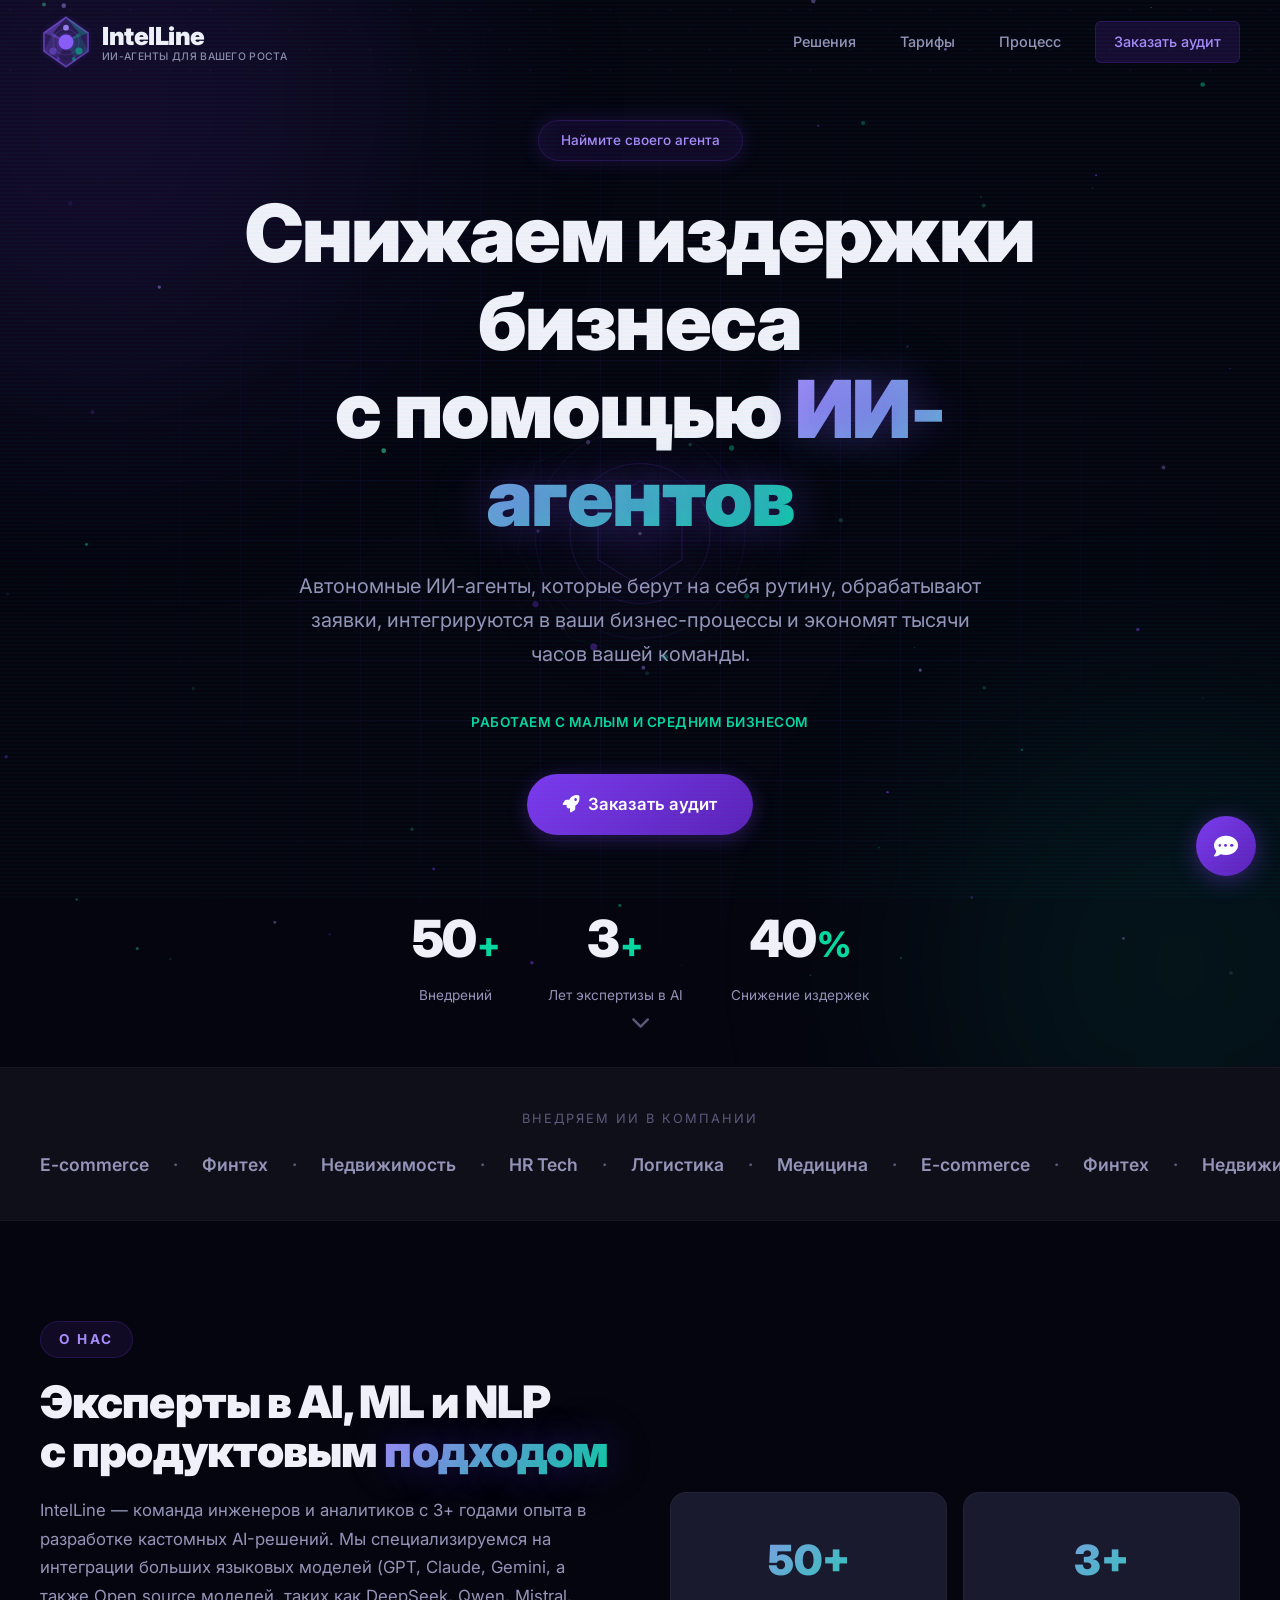
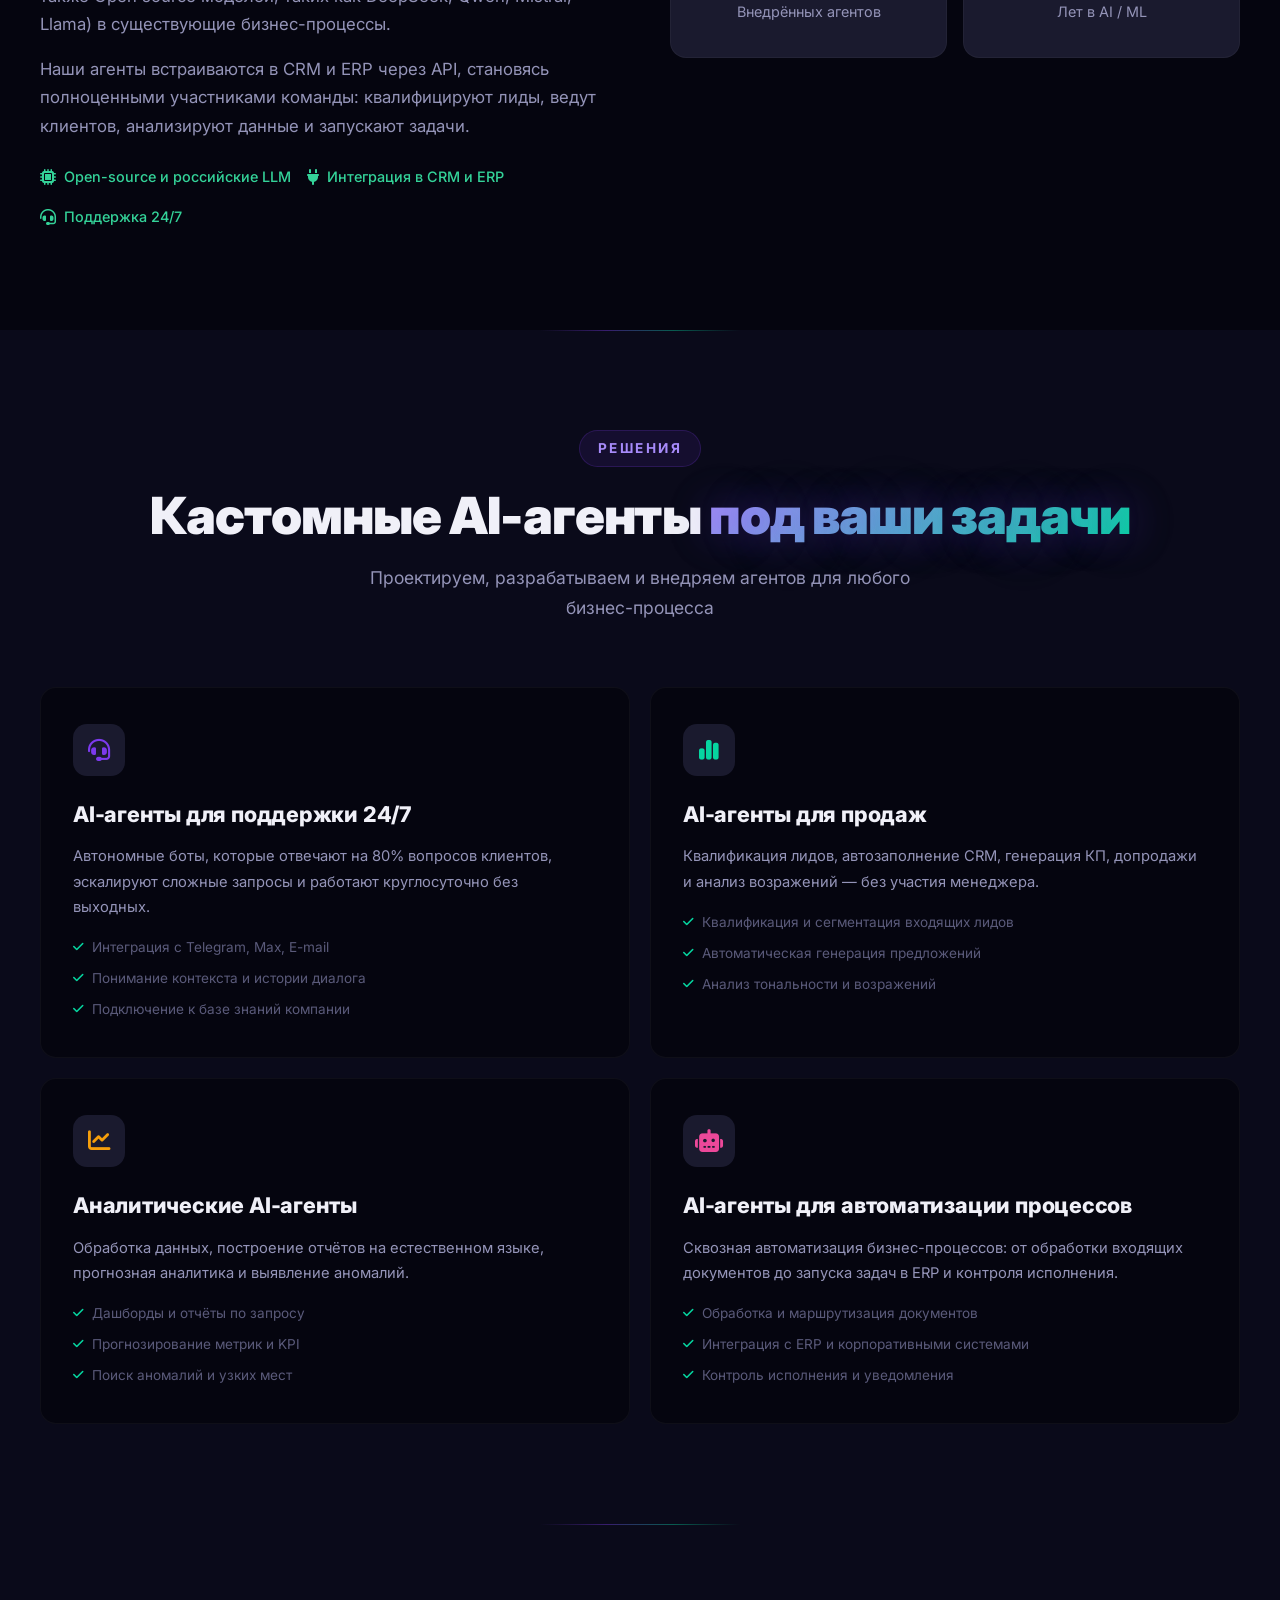
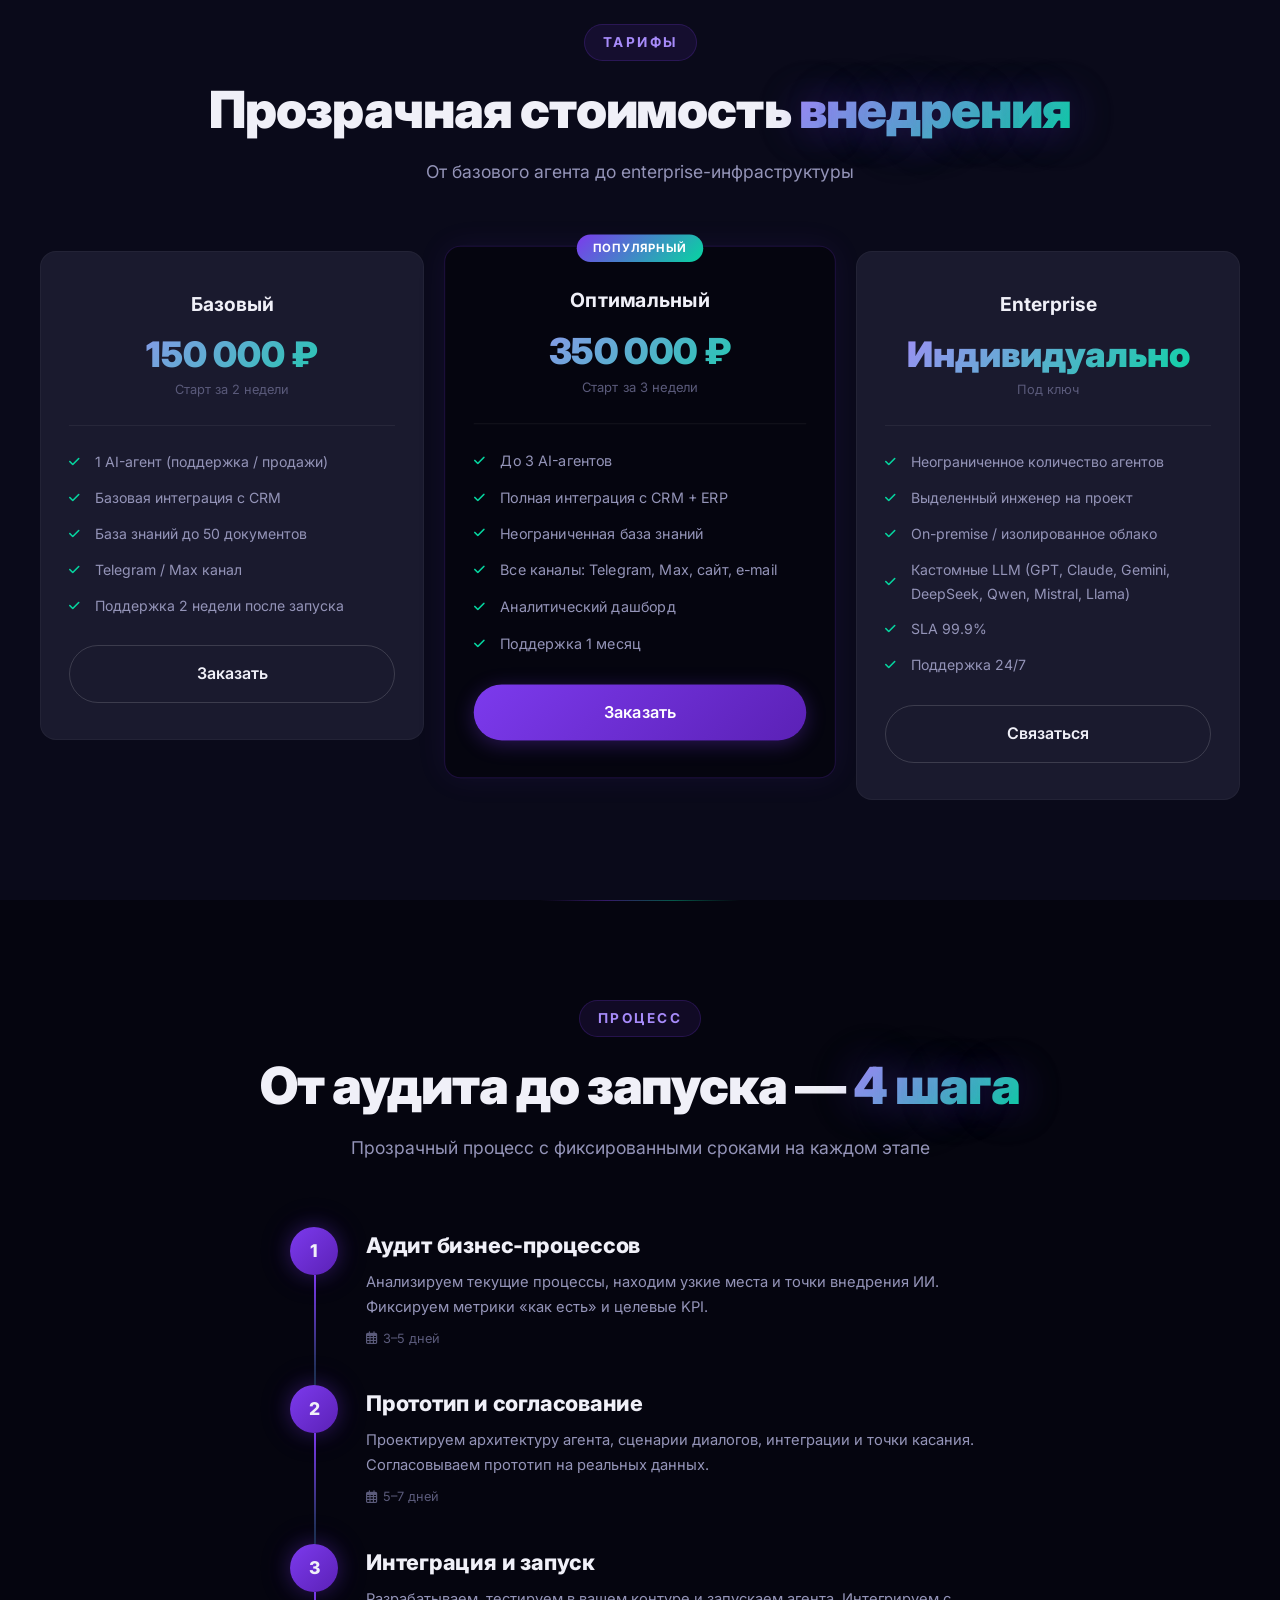
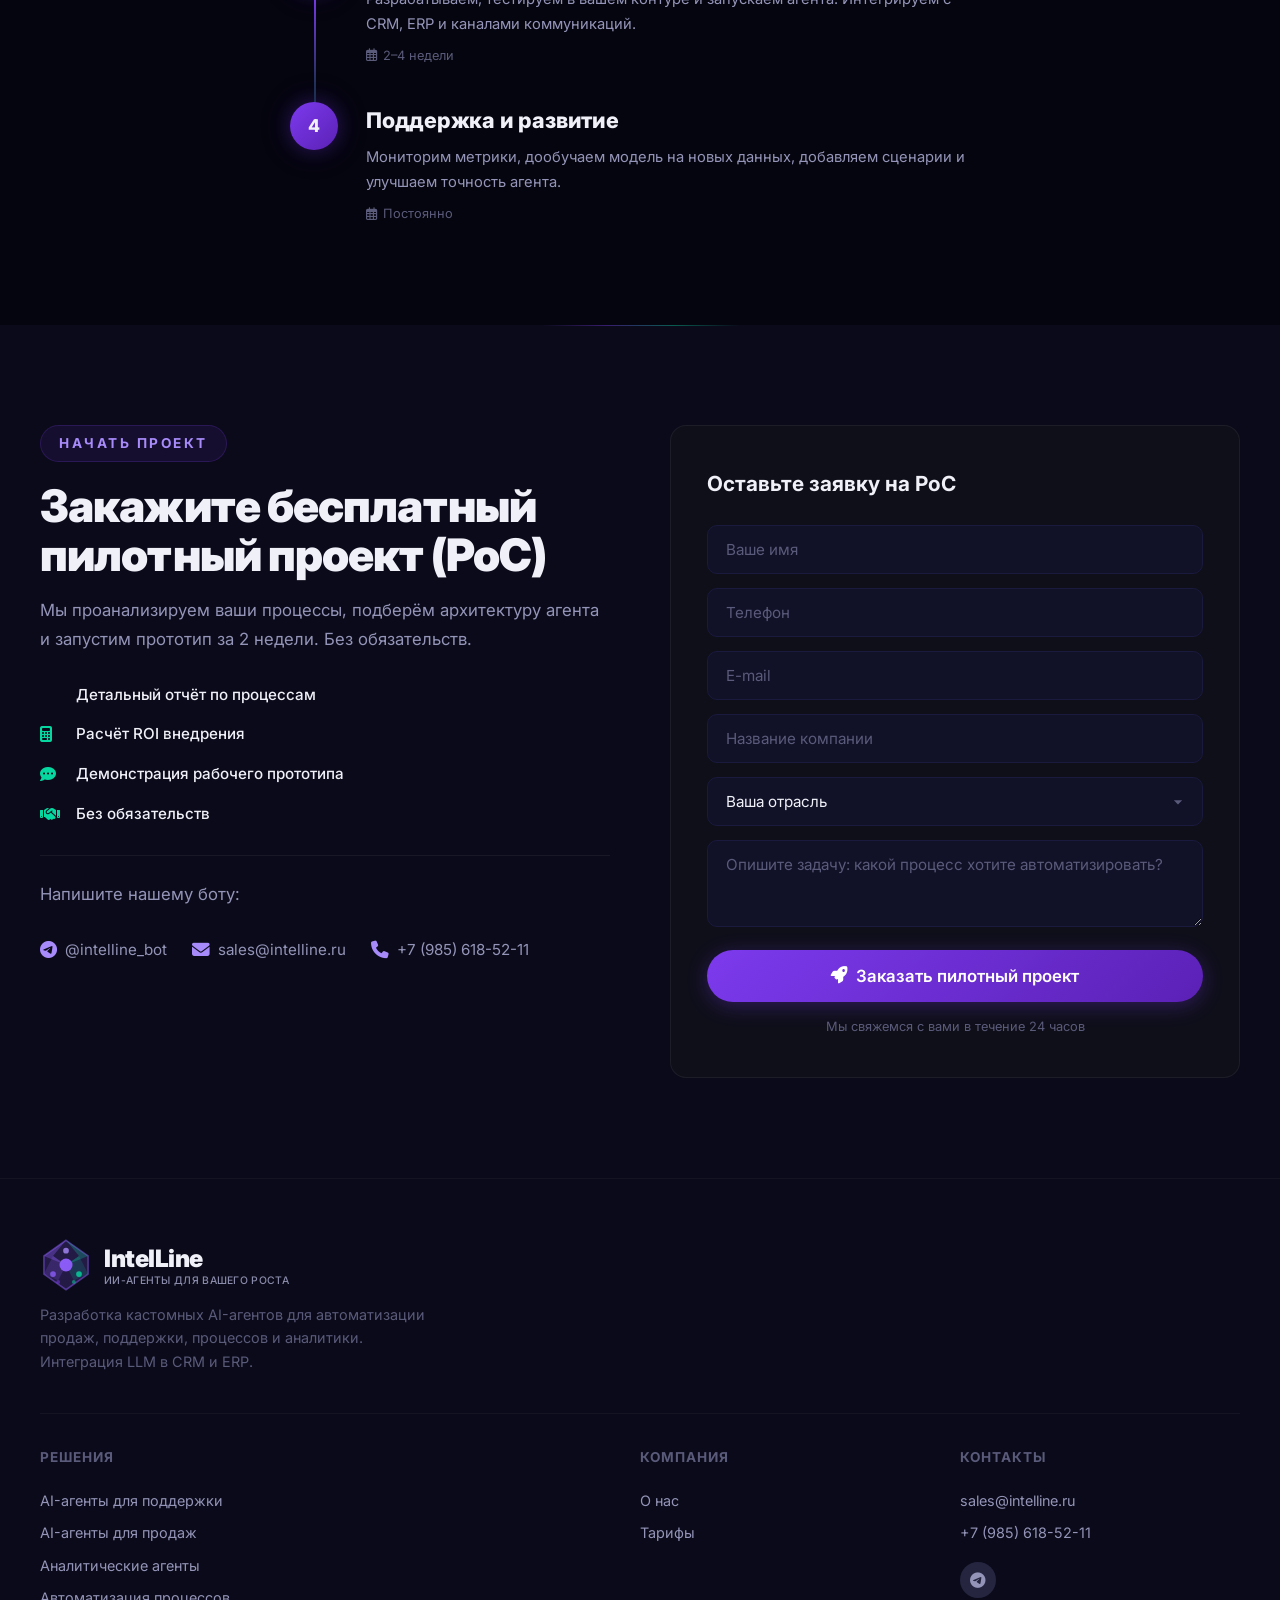
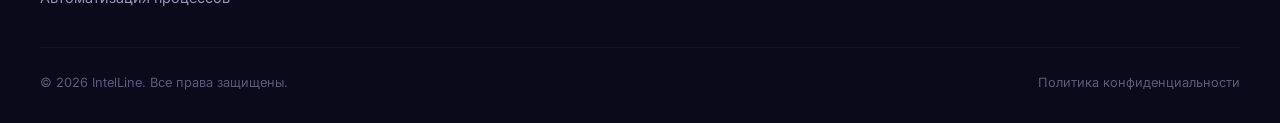
<file: index.html>
<!DOCTYPE html>
<html lang="ru">
<head>
<meta charset="UTF-8">
<meta name="viewport" content="width=device-width, initial-scale=1.0">
<title>IntelLine — Автоматизация бизнеса с помощью ИИ-агентов</title>
<meta name="description" content="Автономные AI-агенты на базе GPT-4, Claude и opensource-моделей. Автоматизация продаж, поддержки и аналитики 24/7. Интеграция в CRM и ERP.">
<meta name="keywords" content="ИИ-агенты, AI-агенты, автоматизация бизнеса, GPT-4, Claude, opensource, CRM, ERP, чат-бот, интеллектуальные агенты, IntelLine">
<link rel="preconnect" href="https://fonts.googleapis.com">
<link href="https://fonts.googleapis.com/css2?family=Inter:wght@400;500;600;700;800;900&display=swap" rel="stylesheet">
<link rel="stylesheet" href="https://cdnjs.cloudflare.com/ajax/libs/font-awesome/6.5.1/css/all.min.css">
<link rel="stylesheet" href="css/style.css">
</head>
<body>

<div class="scan-lines"></div>

<nav class="navbar" id="navbar">
  <div class="nav-inner">
    <a href="#hero" class="nav-logo">
      <svg class="nav-logo-icon" viewBox="0 0 40 40" fill="none">
        <defs>
          <linearGradient id="lg" x1="0" y1="0" x2="40" y2="40"><stop stop-color="#8b5cf6"/><stop offset="0.5" stop-color="#7c3aed"/><stop offset="1" stop-color="#06d6a0"/></linearGradient>
          <filter id="logoglow"><feDropShadow dx="0" dy="0" stdDeviation="2" flood-color="#7c3aed" flood-opacity="0.6"/></filter>
        </defs>
        <path d="M20 1L37 13V27L20 39L3 27V13L20 1Z" fill="url(#lg)" opacity="0.2"/>
        <path d="M20 1L37 13V27L20 39L3 27V13L20 1Z" stroke="url(#lg)" stroke-width="1.2" opacity="0.6" filter="url(#logoglow)"/>
        <path d="M20 1L10 13L20 20L3 13L20 1Z" fill="url(#lg)" opacity="0.35"/>
        <path d="M20 1L30 13L20 20L37 13L20 1Z" fill="#06d6a0" opacity="0.25"/>
        <path d="M10 13L20 20L14 32L3 27L10 13Z" fill="url(#lg)" opacity="0.2"/>
        <path d="M30 13L20 20L26 32L37 27L30 13Z" fill="#06d6a0" opacity="0.15"/>
        <circle cx="20" cy="20" r="5" fill="url(#lg)" filter="url(#logoglow)">
          <animate attributeName="r" values="5;6.5;5" dur="2s" repeatCount="indefinite"/>
        </circle>
        <circle cx="20" cy="20" r="8" fill="none" stroke="url(#lg)" stroke-width="0.8" opacity="0.4">
          <animate attributeName="r" values="8;12;8" dur="2s" repeatCount="indefinite"/>
          <animate attributeName="opacity" values="0.4;0;0.4" dur="2s" repeatCount="indefinite"/>
        </circle>
        <circle cx="10" cy="27" r="2.2" fill="#8b5cf6" opacity="0.9">
          <animate attributeName="opacity" values="0.9;0.2;0.9" dur="1.5s" repeatCount="indefinite"/>
          <animate attributeName="r" values="2.2;3;2.2" dur="1.5s" repeatCount="indefinite"/>
        </circle>
        <circle cx="30" cy="27" r="2.2" fill="#06d6a0" opacity="0.9">
          <animate attributeName="opacity" values="0.9;0.2;0.9" dur="1.5s" begin="0.5s" repeatCount="indefinite"/>
          <animate attributeName="r" values="2.2;3;2.2" dur="1.5s" begin="0.5s" repeatCount="indefinite"/>
        </circle>
        <circle cx="20" cy="9" r="2.2" fill="#a78bfa" opacity="0.9">
          <animate attributeName="opacity" values="0.9;0.2;0.9" dur="1.5s" begin="1s" repeatCount="indefinite"/>
          <animate attributeName="r" values="2.2;3;2.2" dur="1.5s" begin="1s" repeatCount="indefinite"/>
        </circle>
        <circle cx="14" cy="33" r="1.5" fill="#7c3aed" opacity="0.6">
          <animate attributeName="opacity" values="0.6;0.1;0.6" dur="2s" begin="0.3s" repeatCount="indefinite"/>
        </circle>
        <circle cx="26" cy="33" r="1.5" fill="#06d6a0" opacity="0.6">
          <animate attributeName="opacity" values="0.6;0.1;0.6" dur="2s" begin="0.8s" repeatCount="indefinite"/>
        </circle>
      </svg>
      <div class="nav-logo-text-wrap">
        <span class="nav-logo-text">IntelLine</span>
        <span class="nav-logo-slogan">ИИ-агенты для вашего роста</span>
      </div>
    </a>
    <div class="nav-links" id="navLinks">
      <a href="#solutions">Решения</a>
      <a href="#pricing">Тарифы</a>
      <a href="#process">Процесс</a>
      <a href="#contact" class="nav-cta">Заказать аудит</a>
    </div>
    <button class="nav-toggle" id="navToggle" aria-label="Меню"><i class="fas fa-bars"></i></button>
  </div>
</nav>

<section class="hero" id="hero">
  <div class="hero-bg">
    <div class="hero-grid"></div>
    <div class="hero-glow hero-glow-1"></div>
    <div class="hero-glow hero-glow-2"></div>
    <canvas id="particleCanvas"></canvas>
    <div class="hero-illustration">
      <svg viewBox="0 0 800 600" fill="none" xmlns="http://www.w3.org/2000/svg" class="hero-ai-svg">
        <circle cx="400" cy="300" r="180" fill="url(#brainGlow)" opacity="0.15">
          <animate attributeName="r" values="180;200;180" dur="5s" repeatCount="indefinite"/>
        </circle>
        <circle cx="400" cy="300" r="80" fill="none" stroke="url(#aiGrad)" stroke-width="1" opacity="0.3"/>
        <circle cx="400" cy="300" r="120" fill="none" stroke="url(#aiGrad)" stroke-width="0.8" opacity="0.2"/>
        <circle cx="400" cy="300" r="160" fill="none" stroke="url(#aiGrad)" stroke-width="0.5" opacity="0.1"/>
        <g>
          <animateTransform attributeName="transform" type="rotate" from="0 400 300" to="360 400 300" dur="40s" repeatCount="indefinite"/>
          <circle cx="400" cy="160" r="4" fill="#7c3aed" opacity="0.7"/>
          <circle cx="460" cy="170" r="3" fill="#06d6a0" opacity="0.6"/>
          <circle cx="340" cy="170" r="3" fill="#7c3aed" opacity="0.5"/>
          <circle cx="520" cy="220" r="3.5" fill="#06d6a0" opacity="0.5"/>
          <circle cx="280" cy="220" r="3.5" fill="#7c3aed" opacity="0.5"/>
          <circle cx="540" cy="320" r="3" fill="#06d6a0" opacity="0.4"/>
          <circle cx="260" cy="320" r="3" fill="#7c3aed" opacity="0.4"/>
          <circle cx="480" cy="420" r="3.5" fill="#06d6a0" opacity="0.5"/>
          <circle cx="320" cy="420" r="3.5" fill="#7c3aed" opacity="0.5"/>
          <circle cx="400" cy="440" r="4" fill="url(#aiGrad)" opacity="0.6"/>
        </g>
        <g>
          <animateTransform attributeName="transform" type="rotate" from="360 400 300" to="0 400 300" dur="30s" repeatCount="indefinite"/>
          <circle cx="400" cy="180" r="2.5" fill="#a78bfa" opacity="0.5"/>
          <circle cx="500" cy="240" r="2" fill="#34d399" opacity="0.4"/>
          <circle cx="300" cy="240" r="2" fill="#a78bfa" opacity="0.4"/>
          <circle cx="530" cy="350" r="2.5" fill="#34d399" opacity="0.3"/>
          <circle cx="270" cy="350" r="2.5" fill="#a78bfa" opacity="0.3"/>
        </g>
        <g opacity="0.15">
          <line x1="400" y1="160" x2="520" y2="220" stroke="#7c3aed" stroke-width="0.5"/>
          <line x1="400" y1="160" x2="280" y2="220" stroke="#06d6a0" stroke-width="0.5"/>
          <line x1="520" y1="220" x2="540" y2="320" stroke="#7c3aed" stroke-width="0.5"/>
          <line x1="280" y1="220" x2="260" y2="320" stroke="#06d6a0" stroke-width="0.5"/>
          <line x1="540" y1="320" x2="480" y2="420" stroke="#7c3aed" stroke-width="0.5"/>
          <line x1="260" y1="320" x2="320" y2="420" stroke="#06d6a0" stroke-width="0.5"/>
          <line x1="480" y1="420" x2="400" y2="440" stroke="#7c3aed" stroke-width="0.5"/>
          <line x1="320" y1="420" x2="400" y2="440" stroke="#06d6a0" stroke-width="0.5"/>
        </g>
        <path d="M400 240L448 270V330L400 360L352 330V270L400 240Z" fill="none" stroke="url(#aiGrad)" stroke-width="1" opacity="0.25">
          <animate attributeName="opacity" values="0.25;0.5;0.25" dur="4s" repeatCount="indefinite"/>
        </path>
        <circle cx="400" cy="300" r="2" fill="#fff" opacity="0.4">
          <animate attributeName="r" values="1;3;1" dur="2s" repeatCount="indefinite"/>
        </circle>
        <defs>
          <linearGradient id="aiGrad" x1="0" y1="0" x2="800" y2="600"><stop stop-color="#7c3aed"/><stop offset="1" stop-color="#06d6a0"/></linearGradient>
          <radialGradient id="brainGlow" cx="0.5" cy="0.5" r="0.5"><stop stop-color="#7c3aed"/><stop offset="1" stop-color="transparent"/></radialGradient>
        </defs>
      </svg>
    </div>
  </div>
  <div class="hero-content">
    <div class="hero-badge">Наймите своего агента</div>
    <h1>Снижаем издержки бизнеса<br>с помощью <span class="grad-text">ИИ-агентов</span></h1>
    <p class="hero-sub">Автономные ИИ-агенты, которые берут на себя рутину, обрабатывают заявки, интегрируются в ваши бизнес-процессы и экономят тысячи часов вашей команды.</p>
    <div class="hero-smb">Работаем с малым и средним бизнесом</div>
    <div class="hero-actions">
      <a href="#contact" class="btn btn-primary btn-lg">
        <i class="fas fa-rocket"></i> Заказать аудит
      </a>
    </div>
    <div class="hero-stats">
      <div class="hero-stat">
        <span class="hero-stat-num" data-target="50">0</span><span class="hero-stat-suffix">+</span>
        <span class="hero-stat-label">Внедрений</span>
      </div>
      <div class="hero-stat">
        <span class="hero-stat-num" data-target="3">0</span><span class="hero-stat-suffix">+</span>
        <span class="hero-stat-label">Лет экспертизы в AI</span>
      </div>
      <div class="hero-stat">
        <span class="hero-stat-num" data-target="40">0</span><span class="hero-stat-suffix">%</span>
        <span class="hero-stat-label">Снижение издержек</span>
      </div>
    </div>
  </div>
  <div class="hero-scroll"><i class="fas fa-chevron-down"></i></div>
</section>

<section class="clients">
  <div class="clients-inner">
    <p>Внедряем ИИ в компании</p>
    <div class="clients-track">
      <span>E-commerce</span><span>·</span><span>Финтех</span><span>·</span><span>Недвижимость</span><span>·</span><span>HR Tech</span><span>·</span><span>Логистика</span><span>·</span><span>Медицина</span><span>·</span>
      <span>E-commerce</span><span>·</span><span>Финтех</span><span>·</span><span>Недвижимость</span><span>·</span><span>HR Tech</span><span>·</span><span>Логистика</span><span>·</span><span>Медицина</span><span>·</span>
    </div>
  </div>
</section>

<section class="section" id="about">
  <div class="section-inner">
    <div class="about-grid">
      <div class="about-text">
        <span class="section-label">О нас</span>
        <h2>Эксперты в AI, ML и NLP<br>с продуктовым <span class="grad-text">подходом</span></h2>
        <p>IntelLine — команда инженеров и аналитиков с 3+ годами опыта в разработке кастомных AI-решений. Мы специализируемся на интеграции больших языковых моделей (GPT, Claude, Gemini, а также Open source моделей, таких как DeepSeek, Qwen, Mistral, Llama) в существующие бизнес-процессы.</p>
        <p>Наши агенты встраиваются в CRM и ERP через API, становясь полноценными участниками команды: квалифицируют лиды, ведут клиентов, анализируют данные и запускают задачи.</p>
        <div class="about-features">
          <div class="about-feature"><i class="fas fa-microchip"></i> Open-source и российские LLM</div>
          <div class="about-feature"><i class="fas fa-plug"></i> Интеграция в CRM и ERP</div>
          <div class="about-feature"><i class="fas fa-headset"></i> Поддержка 24/7</div>
        </div>
      </div>
      <div class="about-visual">
        <div class="about-card">
          <div class="about-card-num">50+</div>
          <div class="about-card-label">Внедрённых агентов</div>
        </div>
        <div class="about-card">
          <div class="about-card-num">3+</div>
          <div class="about-card-label">Лет в AI / ML</div>
        </div>
      </div>
    </div>
  </div>
</section>

<section class="section section-dark" id="solutions">
  <div class="section-inner">
    <div class="section-header">
      <span class="section-label">Решения</span>
      <h2>Кастомные AI-агенты <span class="grad-text">под ваши задачи</span></h2>
      <p class="section-sub">Проектируем, разрабатываем и внедряем агентов для любого бизнес-процесса</p>
    </div>
    <div class="solutions-grid">
      <div class="solution-card">
        <div class="solution-icon" style="--icon-color: #7c3aed;"><i class="fas fa-headset"></i></div>
        <h3>AI-агенты для поддержки 24/7</h3>
        <p>Автономные боты, которые отвечают на 80% вопросов клиентов, эскалируют сложные запросы и работают круглосуточно без выходных.</p>
        <ul class="solution-list">
          <li>Интеграция с Telegram, Max, E-mail</li>
          <li>Понимание контекста и истории диалога</li>
          <li>Подключение к базе знаний компании</li>
        </ul>
      </div>
      <div class="solution-card">
        <div class="solution-icon" style="--icon-color: #06d6a0;"><i class="fas fa-chart-simple"></i></div>
        <h3>AI-агенты для продаж</h3>
        <p>Квалификация лидов, автозаполнение CRM, генерация КП, допродажи и анализ возражений — без участия менеджера.</p>
        <ul class="solution-list">
          <li>Квалификация и сегментация входящих лидов</li>
          <li>Автоматическая генерация предложений</li>
          <li>Анализ тональности и возражений</li>
        </ul>
      </div>
      <div class="solution-card">
        <div class="solution-icon" style="--icon-color: #f59e0b;"><i class="fas fa-chart-line"></i></div>
        <h3>Аналитические AI-агенты</h3>
        <p>Обработка данных, построение отчётов на естественном языке, прогнозная аналитика и выявление аномалий.</p>
        <ul class="solution-list">
          <li>Дашборды и отчёты по запросу</li>
          <li>Прогнозирование метрик и KPI</li>
          <li>Поиск аномалий и узких мест</li>
        </ul>
      </div>
      <div class="solution-card">
        <div class="solution-icon" style="--icon-color: #ec4899;"><i class="fas fa-robot"></i></div>
        <h3>AI-агенты для автоматизации процессов</h3>
        <p>Сквозная автоматизация бизнес-процессов: от обработки входящих документов до запуска задач в ERP и контроля исполнения.</p>
        <ul class="solution-list">
          <li>Обработка и маршрутизация документов</li>
          <li>Интеграция с ERP и корпоративными системами</li>
          <li>Контроль исполнения и уведомления</li>
        </ul>
      </div>
    </div>

  </div>
</section>

<section class="section section-dark" id="pricing">
  <div class="section-inner">
    <div class="section-header">
      <span class="section-label">Тарифы</span>
      <h2>Прозрачная стоимость <span class="grad-text">внедрения</span></h2>
      <p class="section-sub">От базового агента до enterprise-инфраструктуры</p>
    </div>
    <div class="pricing-grid">
      <div class="pricing-card">
        <div class="pricing-header">
          <h3>Базовый</h3>
          <div class="pricing-price">150 000 ₽</div>
          <div class="pricing-period">Старт за 2 недели</div>
        </div>
        <ul class="pricing-list">
          <li><i class="fas fa-check"></i> 1 AI-агент (поддержка / продажи)</li>
          <li><i class="fas fa-check"></i> Базовая интеграция с CRM</li>
          <li><i class="fas fa-check"></i> База знаний до 50 документов</li>
          <li><i class="fas fa-check"></i> Telegram / Max канал</li>
          <li><i class="fas fa-check"></i> Поддержка 2 недели после запуска</li>
        </ul>
        <a href="#contact" class="btn btn-outline btn-block">Заказать</a>
      </div>
      <div class="pricing-card pricing-card-featured">
        <div class="pricing-badge">Популярный</div>
        <div class="pricing-header">
          <h3>Оптимальный</h3>
          <div class="pricing-price">350 000 ₽</div>
          <div class="pricing-period">Старт за 3 недели</div>
        </div>
        <ul class="pricing-list">
          <li><i class="fas fa-check"></i> До 3 AI-агентов</li>
          <li><i class="fas fa-check"></i> Полная интеграция с CRM + ERP</li>
          <li><i class="fas fa-check"></i> Неограниченная база знаний</li>
          <li><i class="fas fa-check"></i> Все каналы: Telegram, Max, сайт, e-mail</li>
          <li><i class="fas fa-check"></i> Аналитический дашборд</li>
          <li><i class="fas fa-check"></i> Поддержка 1 месяц</li>
        </ul>
        <a href="#contact" class="btn btn-primary btn-block">Заказать</a>
      </div>
      <div class="pricing-card">
        <div class="pricing-header">
          <h3>Enterprise</h3>
          <div class="pricing-price">Индивидуально</div>
          <div class="pricing-period">Под ключ</div>
        </div>
        <ul class="pricing-list">
          <li><i class="fas fa-check"></i> Неограниченное количество агентов</li>
          <li><i class="fas fa-check"></i> Выделенный инженер на проект</li>
          <li><i class="fas fa-check"></i> On-premise / изолированное облако</li>
          <li><i class="fas fa-check"></i> Кастомные LLM (GPT, Claude, Gemini, DeepSeek, Qwen, Mistral, Llama)</li>
          <li><i class="fas fa-check"></i> SLA 99.9%</li>
          <li><i class="fas fa-check"></i> Поддержка 24/7</li>
        </ul>
        <a href="#contact" class="btn btn-outline btn-block">Связаться</a>
      </div>
    </div>
  </div>
</section>

<section class="section" id="process">
  <div class="section-inner">
    <div class="section-header">
      <span class="section-label">Процесс</span>
      <h2>От аудита до запуска — <span class="grad-text">4 шага</span></h2>
      <p class="section-sub">Прозрачный процесс с фиксированными сроками на каждом этапе</p>
    </div>
    <div class="process-track">
      <div class="process-step">
        <div class="process-num">1</div>
        <div class="process-line"></div>
        <div class="process-content">
          <h3>Аудит бизнес-процессов</h3>
          <p>Анализируем текущие процессы, находим узкие места и точки внедрения ИИ. Фиксируем метрики «как есть» и целевые KPI.</p>
          <span class="process-duration"><i class="far fa-calendar-alt"></i> 3–5 дней</span>
        </div>
      </div>
      <div class="process-step">
        <div class="process-num">2</div>
        <div class="process-line"></div>
        <div class="process-content">
          <h3>Прототип и согласование</h3>
          <p>Проектируем архитектуру агента, сценарии диалогов, интеграции и точки касания. Согласовываем прототип на реальных данных.</p>
          <span class="process-duration"><i class="far fa-calendar-alt"></i> 5–7 дней</span>
        </div>
      </div>
      <div class="process-step">
        <div class="process-num">3</div>
        <div class="process-line"></div>
        <div class="process-content">
          <h3>Интеграция и запуск</h3>
          <p>Разрабатываем, тестируем в вашем контуре и запускаем агента. Интегрируем с CRM, ERP и каналами коммуникаций.</p>
          <span class="process-duration"><i class="far fa-calendar-alt"></i> 2–4 недели</span>
        </div>
      </div>
      <div class="process-step">
        <div class="process-num">4</div>
        <div class="process-content">
          <h3>Поддержка и развитие</h3>
          <p>Мониторим метрики, дообучаем модель на новых данных, добавляем сценарии и улучшаем точность агента.</p>
          <span class="process-duration"><i class="far fa-calendar-alt"></i> Постоянно</span>
        </div>
      </div>
    </div>
  </div>
</section>

<section class="section section-dark" id="contact">
  <div class="section-inner">
    <div class="contact-grid">
      <div class="contact-info">
        <span class="section-label">Начать проект</span>
        <h2>Закажите бесплатный<br>пилотный проект (PoC)</h2>
        <p>Мы проанализируем ваши процессы, подберём архитектуру агента и запустим прототип за 2 недели. Без обязательств.</p>
        <div class="contact-benefits">
          <div class="contact-benefit"><i class="fas fa-file-check"></i> Детальный отчёт по процессам</div>
          <div class="contact-benefit"><i class="fas fa-calculator"></i> Расчёт ROI внедрения</div>
          <div class="contact-benefit"><i class="fas fa-comment-dots"></i> Демонстрация рабочего прототипа</div>
          <div class="contact-benefit"><i class="fas fa-handshake"></i> Без обязательств</div>
        </div>
        <div class="contact-direct">
          <p class="contact-direct-label">Напишите нашему боту:</p>
          <a href="https://t.me/intelline_bot" class="contact-direct-link"><i class="fab fa-telegram"></i> @intelline_bot</a>
          <a href="mailto:sales@intelline.ru" class="contact-direct-link" onclick="copyEmail(this);return false;"><i class="fas fa-envelope"></i> sales@intelline.ru</a>
          <a href="tel:+79856185211" class="contact-direct-link" onclick="copyPhone(this);return false;"><i class="fas fa-phone"></i> +7 (985) 618-52-11</a>
        </div>
      </div>
      <form class="contact-form" id="briefForm" action="send-form.php" method="POST">
        <h3>Оставьте заявку на PoC</h3>
        <div class="form-row">
          <input type="text" name="Имя" placeholder="Ваше имя" required>
        </div>
        <div class="form-row">
          <input type="tel" name="Телефон" placeholder="Телефон" required>
        </div>
        <div class="form-row">
          <input type="email" name="E-mail" placeholder="E-mail" required>
        </div>
        <div class="form-row">
          <input type="text" name="Компания" placeholder="Название компании">
        </div>
        <div class="form-row">
          <select name="Отрасль">
            <option value="">Ваша отрасль</option>
            <option>E-commerce</option>
            <option>Финтех / Финансы</option>
            <option>Недвижимость</option>
            <option>HR / Кадры</option>
            <option>Логистика</option>
            <option>Медицина / HealthTech</option>
            <option>IT / Разработка</option>
            <option>Услуги / Консалтинг</option>
            <option>Другое</option>
          </select>
        </div>
        <div class="form-row">
          <textarea name="Задача" rows="3" placeholder="Опишите задачу: какой процесс хотите автоматизировать?"></textarea>
        </div>
        <button type="submit" class="btn btn-primary btn-block btn-lg">
          <i class="fas fa-rocket"></i> Заказать пилотный проект
        </button>
        <p class="form-note">Мы свяжемся с вами в течение 24 часов</p>
      </form>
    </div>
  </div>
</section>

<footer class="footer">
  <div class="footer-inner">
    <div class="footer-main">
      <div class="footer-brand">
        <svg class="footer-logo" viewBox="0 0 40 40" fill="none">
          <defs><linearGradient id="lgF" x1="0" y1="0" x2="40" y2="40"><stop stop-color="#8b5cf6"/><stop offset="0.5" stop-color="#7c3aed"/><stop offset="1" stop-color="#06d6a0"/></linearGradient></defs>
          <path d="M20 1L37 13V27L20 39L3 27V13L20 1Z" fill="url(#lgF)" opacity="0.2"/>
          <path d="M20 1L37 13V27L20 39L3 27V13L20 1Z" stroke="url(#lgF)" stroke-width="1.2" opacity="0.5"/>
          <path d="M20 1L10 13L20 20L3 13L20 1Z" fill="url(#lgF)" opacity="0.35"/>
          <path d="M20 1L30 13L20 20L37 13L20 1Z" fill="#06d6a0" opacity="0.25"/>
          <path d="M10 13L20 20L14 32L3 27L10 13Z" fill="url(#lgF)" opacity="0.2"/>
          <path d="M30 13L20 20L26 32L37 27L30 13Z" fill="#06d6a0" opacity="0.15"/>
          <circle cx="20" cy="20" r="5" fill="url(#lgF)"/>
          <circle cx="10" cy="27" r="2.2" fill="#8b5cf6" opacity="0.8"/>
          <circle cx="30" cy="27" r="2.2" fill="#06d6a0" opacity="0.8"/>
          <circle cx="20" cy="9" r="2.2" fill="#a78bfa" opacity="0.8"/>
          <circle cx="14" cy="33" r="1.5" fill="#7c3aed" opacity="0.5"/>
          <circle cx="26" cy="33" r="1.5" fill="#06d6a0" opacity="0.5"/>
        </svg>
        <div>
          <span class="footer-brand-name">IntelLine</span>
          <span class="footer-brand-slogan">ИИ-агенты для вашего роста</span>
        </div>
      </div>
      <p class="footer-desc">Разработка кастомных AI-агентов для автоматизации продаж, поддержки, процессов и аналитики. Интеграция LLM в CRM и ERP.</p>
    </div>
    <div class="footer-links">
      <div class="footer-col">
        <h4>Решения</h4>
        <a href="#solutions">AI-агенты для поддержки</a>
        <a href="#solutions">AI-агенты для продаж</a>
        <a href="#solutions">Аналитические агенты</a>
        <a href="#solutions">Автоматизация процессов</a>
      </div>
      <div class="footer-col">
        <h4>Компания</h4>
        <a href="#about">О нас</a>
        <a href="#pricing">Тарифы</a>
      </div>
      <div class="footer-col">
        <h4>Контакты</h4>
        <a href="mailto:sales@intelline.ru" onclick="copyEmail(this);return false;">sales@intelline.ru</a>
        <a href="tel:+79856185211" onclick="copyPhone(this);return false;">+7 (985) 618-52-11</a>
        <div class="footer-social">
          <a href="https://t.me/intelline_bot" aria-label="Telegram"><i class="fab fa-telegram"></i></a>
        </div>
      </div>
    </div>
    <div class="footer-bottom">
      <span>&copy; 2026 IntelLine. Все права защищены.</span>
      <a href="#contact">Политика конфиденциальности</a>
    </div>
  </div>
</footer>

<div class="chat-bubble" id="chatBubble">
  <i class="fas fa-comment-dots"></i>
</div>

<div class="chat-panel" id="chatPanel">
  <div class="chat-header">
    <div class="chat-header-info">
    <div class="chat-avatar">
      <svg viewBox="0 0 40 40" fill="none" style="width:100%;height:100%">
        <defs>
          <linearGradient id="lgChat" x1="0" y1="0" x2="40" y2="40"><stop stop-color="#8b5cf6"/><stop offset="0.5" stop-color="#7c3aed"/><stop offset="1" stop-color="#06d6a0"/></linearGradient>
          <filter id="logoglowChat"><feDropShadow dx="0" dy="0" stdDeviation="2" flood-color="#7c3aed" flood-opacity="0.6"/></filter>
        </defs>
        <path d="M20 1L37 13V27L20 39L3 27V13L20 1Z" fill="url(#lgChat)" opacity="0.2"/>
        <path d="M20 1L37 13V27L20 39L3 27V13L20 1Z" stroke="url(#lgChat)" stroke-width="1.2" opacity="0.6" filter="url(#logoglowChat)"/>
        <path d="M20 1L10 13L20 20L3 13L20 1Z" fill="url(#lgChat)" opacity="0.35"/>
        <path d="M20 1L30 13L20 20L37 13L20 1Z" fill="#06d6a0" opacity="0.25"/>
        <path d="M10 13L20 20L14 32L3 27L10 13Z" fill="url(#lgChat)" opacity="0.2"/>
        <path d="M30 13L20 20L26 32L37 27L30 13Z" fill="#06d6a0" opacity="0.15"/>
        <circle cx="20" cy="20" r="5" fill="url(#lgChat)" filter="url(#logoglowChat)">
          <animate attributeName="r" values="5;6.5;5" dur="2s" repeatCount="indefinite"/>
        </circle>
        <circle cx="20" cy="20" r="8" fill="none" stroke="url(#lgChat)" stroke-width="0.8" opacity="0.4">
          <animate attributeName="r" values="8;12;8" dur="2s" repeatCount="indefinite"/>
          <animate attributeName="opacity" values="0.4;0;0.4" dur="2s" repeatCount="indefinite"/>
        </circle>
        <circle cx="10" cy="27" r="2.2" fill="#8b5cf6" opacity="0.9">
          <animate attributeName="opacity" values="0.9;0.2;0.9" dur="1.5s" repeatCount="indefinite"/>
          <animate attributeName="r" values="2.2;3;2.2" dur="1.5s" repeatCount="indefinite"/>
        </circle>
        <circle cx="30" cy="27" r="2.2" fill="#06d6a0" opacity="0.9">
          <animate attributeName="opacity" values="0.9;0.2;0.9" dur="1.5s" begin="0.5s" repeatCount="indefinite"/>
          <animate attributeName="r" values="2.2;3;2.2" dur="1.5s" begin="0.5s" repeatCount="indefinite"/>
        </circle>
        <circle cx="20" cy="9" r="2.2" fill="#a78bfa" opacity="0.9">
          <animate attributeName="opacity" values="0.9;0.2;0.9" dur="1.5s" begin="1s" repeatCount="indefinite"/>
          <animate attributeName="r" values="2.2;3;2.2" dur="1.5s" begin="1s" repeatCount="indefinite"/>
        </circle>
        <circle cx="14" cy="33" r="1.5" fill="#7c3aed" opacity="0.6">
          <animate attributeName="opacity" values="0.6;0.1;0.6" dur="2s" begin="0.3s" repeatCount="indefinite"/>
        </circle>
        <circle cx="26" cy="33" r="1.5" fill="#06d6a0" opacity="0.6">
          <animate attributeName="opacity" values="0.6;0.1;0.6" dur="2s" begin="0.8s" repeatCount="indefinite"/>
        </circle>
      </svg>
    </div>
      <div>
        <div class="chat-header-name">IntelLine AI</div>
        <div class="chat-header-status">Онлайн</div>
      </div>
    </div>
    <button class="chat-close" id="chatClose"><i class="fas fa-times"></i></button>
  </div>
  <div class="chat-messages" id="chatMessages">
    <div class="chat-msg chat-msg-ai">
      <div class="chat-msg-text">Привет! 👋 Я — ИИ-агент IntelLine. Расскажите, какой у вас бизнес и что хотите автоматизировать. Я помогу подобрать решение!</div>
    </div>
    <div class="chat-typing" id="chatTyping">
      <span></span><span></span><span></span>
    </div>
  </div>
  <div class="chat-options" id="chatOptions">
  </div>
  <div class="chat-input-area" id="chatInputArea">
    <input type="text" class="chat-input" id="chatInput" placeholder="Введите сообщение..." disabled>
    <button class="chat-send" id="chatSend" disabled><i class="fas fa-paper-plane"></i></button>
  </div>
</div>

<script src="js/app.js"></script>
</body>
</html>
</file>
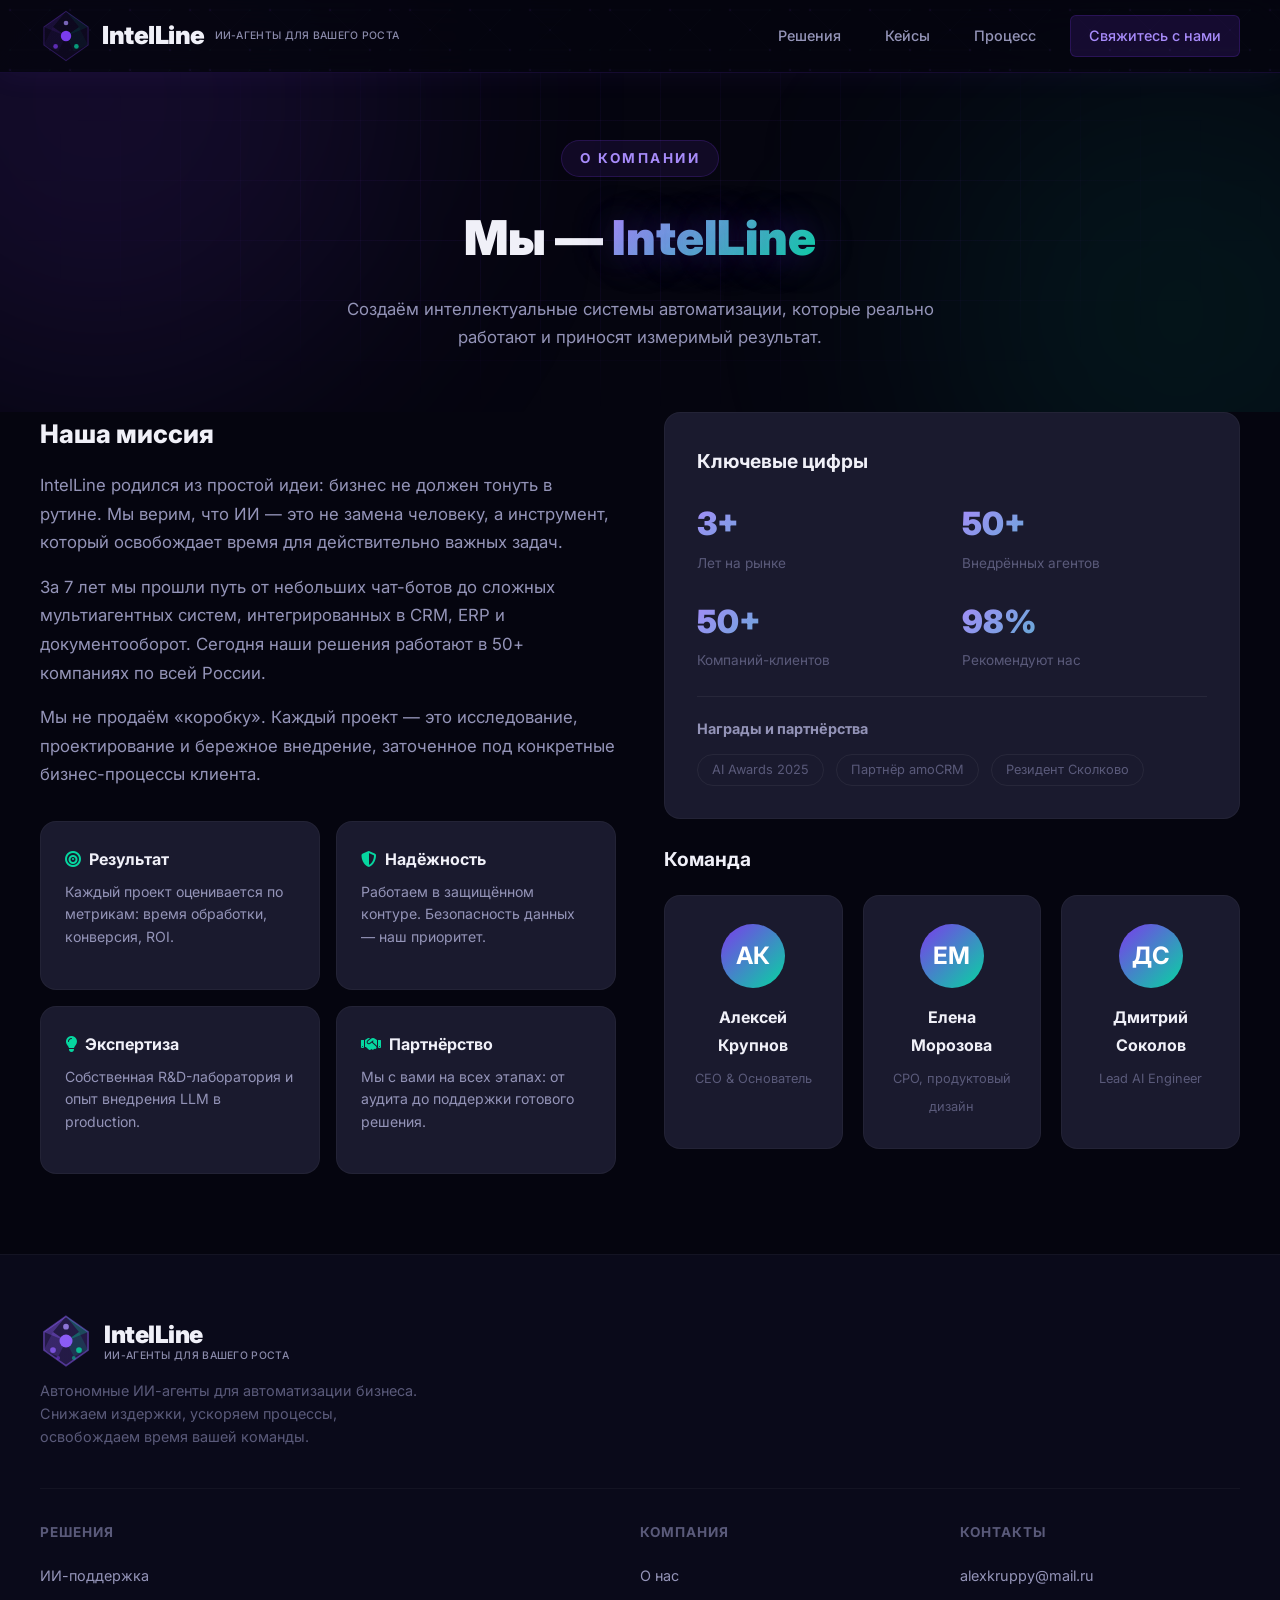
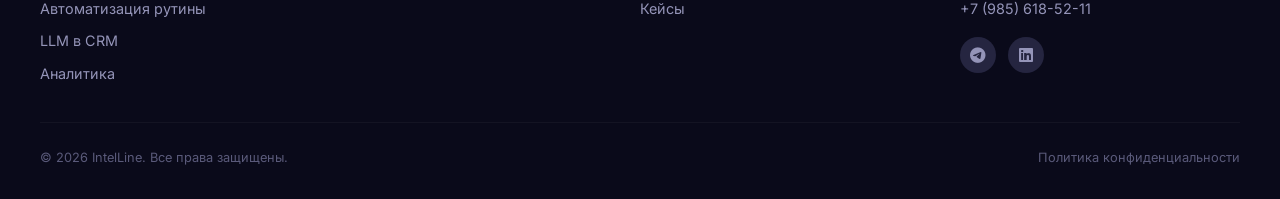
<file: about.html>
<!DOCTYPE html>
<html lang="ru">
<head>
<meta charset="UTF-8">
<meta name="viewport" content="width=device-width, initial-scale=1.0">
<title>О нас — IntelLine</title>
<meta name="description" content="IntelLine — команда инженеров и аналитиков с 3+ годами опыта в автоматизации бизнеса с помощью ИИ.">
<link rel="preconnect" href="https://fonts.googleapis.com">
<link href="https://fonts.googleapis.com/css2?family=Inter:wght@400;500;600;700;800;900&display=swap" rel="stylesheet">
<link rel="stylesheet" href="https://cdnjs.cloudflare.com/ajax/libs/font-awesome/6.5.1/css/all.min.css">
<link rel="stylesheet" href="css/style.css">
<style>
.page-hero { padding: 140px 24px 60px; text-align: center; position: relative; }
.page-hero h1 { font-size: clamp(2rem, 4vw, 3rem); font-weight: 900; margin-bottom: 16px; }
.page-hero p { color: var(--text2); max-width: 640px; margin: 0 auto; font-size: 1.05rem; line-height: 1.7; }
.page-content { padding: 0 24px 80px; }
.page-content .section-inner { max-width: var(--max-width); margin: 0 auto; }
.content-grid { display: grid; grid-template-columns: 1fr 1fr; gap: 48px; align-items: start; }
.content-text h2 { font-size: 1.6rem; font-weight: 800; margin-bottom: 16px; }
.content-text p { color: var(--text2); line-height: 1.7; margin-bottom: 16px; }
.values { display: grid; grid-template-columns: 1fr 1fr; gap: 16px; margin-top: 32px; }
.value-card { background: var(--gray-20); border: 1px solid rgba(255,255,255,0.04); border-radius: var(--radius); padding: 24px; }
.value-card h3 { font-size: 1rem; margin-bottom: 8px; display: flex; align-items: center; gap: 8px; }
.value-card h3 i { color: var(--accent); }
.value-card p { color: var(--text2); font-size: 0.88rem; line-height: 1.6; }
.team-grid { display: grid; grid-template-columns: repeat(3, 1fr); gap: 20px; margin-top: 48px; }
.team-card { background: var(--gray-20); border: 1px solid rgba(255,255,255,0.04); border-radius: var(--radius); padding: 28px; text-align: center; }
.team-avatar { width: 64px; height: 64px; border-radius: 50%; background: linear-gradient(135deg, var(--primary), var(--accent)); margin: 0 auto 16px; display: flex; align-items: center; justify-content: center; font-size: 1.5rem; font-weight: 700; color: #fff; }
.team-card h4 { font-size: 1rem; margin-bottom: 4px; }
.team-card span { font-size: 0.8rem; color: var(--text3); }
@media (max-width: 768px) { .content-grid { grid-template-columns: 1fr; } .values { grid-template-columns: 1fr; } .team-grid { grid-template-columns: 1fr; } }
</style>
</head>
<body>

<nav class="navbar scrolled" id="navbar">
  <div class="nav-inner">
    <a href="index.html" class="nav-logo">
      <svg class="nav-logo-icon" viewBox="0 0 40 40" fill="none">
        <defs><linearGradient id="lg" x1="0" y1="0" x2="40" y2="40"><stop stop-color="#7c3aed"/><stop offset="1" stop-color="#06d6a0"/></linearGradient></defs>
        <path d="M20 1L37 13V27L20 39L3 27V13L20 1Z" fill="url(#lg)" opacity="0.06"/>
        <path d="M20 1L37 13V27L20 39L3 27V13L20 1Z" stroke="url(#lg)" stroke-width="0.8" opacity="0.3"/>
        <path d="M20 1L10 13L20 20L3 13L20 1Z" fill="url(#lg)" opacity="0.12"/>
        <path d="M20 1L30 13L20 20L37 13L20 1Z" fill="#06d6a0" opacity="0.08"/>
        <path d="M10 13L20 20L14 32L3 27L10 13Z" fill="url(#lg)" opacity="0.06"/>
        <path d="M30 13L20 20L26 32L37 27L30 13Z" fill="#06d6a0" opacity="0.05"/>
        <circle cx="20" cy="20" r="4" fill="url(#lg)"/>
        <circle cx="12" cy="28" r="1.8" fill="#7c3aed" opacity="0.7"/>
        <circle cx="28" cy="28" r="1.8" fill="#06d6a0" opacity="0.7"/>
        <circle cx="20" cy="10" r="1.8" fill="#a78bfa" opacity="0.7"/>
      </svg>
      <span class="nav-logo-text">IntelLine</span>
      <span class="nav-logo-slogan">ИИ-агенты для вашего роста</span>
    </a>
    <div class="nav-links" id="navLinks">
      <a href="index.html#solutions">Решения</a>
      <a href="index.html#cases">Кейсы</a>
      <a href="index.html#process">Процесс</a>
      <a href="index.html#contact" class="nav-cta">Свяжитесь с нами</a>
    </div>
    <button class="nav-toggle" id="navToggle" aria-label="Меню"><i class="fas fa-bars"></i></button>
  </div>
</nav>

<section class="page-hero">
  <div class="hero-bg">
    <div class="hero-grid"></div>
    <div class="hero-glow hero-glow-1"></div>
    <div class="hero-glow hero-glow-2"></div>
  </div>
  <div style="position:relative;z-index:1;">
    <span class="section-label">О компании</span>
    <h1>Мы — <span class="grad-text">IntelLine</span></h1>
    <p>Создаём интеллектуальные системы автоматизации, которые реально работают и приносят измеримый результат.</p>
  </div>
</section>

<section class="page-content">
  <div class="section-inner">
    <div class="content-grid">
      <div class="content-text">
        <h2>Наша миссия</h2>
        <p>IntelLine родился из простой идеи: бизнес не должен тонуть в рутине. Мы верим, что ИИ — это не замена человеку, а инструмент, который освобождает время для действительно важных задач.</p>
        <p>За 7 лет мы прошли путь от небольших чат-ботов до сложных мультиагентных систем, интегрированных в CRM, ERP и документооборот. Сегодня наши решения работают в 50+ компаниях по всей России.</p>
        <p>Мы не продаём «коробку». Каждый проект — это исследование, проектирование и бережное внедрение, заточенное под конкретные бизнес-процессы клиента.</p>
        <div class="values">
          <div class="value-card">
            <h3><i class="fas fa-bullseye"></i> Результат</h3>
            <p>Каждый проект оценивается по метрикам: время обработки, конверсия, ROI.</p>
          </div>
          <div class="value-card">
            <h3><i class="fas fa-shield-alt"></i> Надёжность</h3>
            <p>Работаем в защищённом контуре. Безопасность данных — наш приоритет.</p>
          </div>
          <div class="value-card">
            <h3><i class="fas fa-lightbulb"></i> Экспертиза</h3>
            <p>Собственная R&D-лаборатория и опыт внедрения LLM в production.</p>
          </div>
          <div class="value-card">
            <h3><i class="fas fa-handshake"></i> Партнёрство</h3>
            <p>Мы с вами на всех этапах: от аудита до поддержки готового решения.</p>
          </div>
        </div>
      </div>
      <div>
        <div style="background:var(--gray-20);border-radius:var(--radius);padding:32px;border:1px solid rgba(255,255,255,0.04);">
          <h3 style="font-size:1.2rem;margin-bottom:20px;">Ключевые цифры</h3>
          <div style="display:grid;grid-template-columns:1fr 1fr;gap:20px;">
            <div><div style="font-size:2rem;font-weight:900;background:linear-gradient(135deg,var(--primary-light),var(--accent));-webkit-background-clip:text;-webkit-text-fill-color:transparent;">3+</div><div style="color:var(--text3);font-size:0.85rem;">Лет на рынке</div></div>
            <div><div style="font-size:2rem;font-weight:900;background:linear-gradient(135deg,var(--primary-light),var(--accent));-webkit-background-clip:text;-webkit-text-fill-color:transparent;">50+</div><div style="color:var(--text3);font-size:0.85rem;">Внедрённых агентов</div></div>
            <div><div style="font-size:2rem;font-weight:900;background:linear-gradient(135deg,var(--primary-light),var(--accent));-webkit-background-clip:text;-webkit-text-fill-color:transparent;">50+</div><div style="color:var(--text3);font-size:0.85rem;">Компаний-клиентов</div></div>
            <div><div style="font-size:2rem;font-weight:900;background:linear-gradient(135deg,var(--primary-light),var(--accent));-webkit-background-clip:text;-webkit-text-fill-color:transparent;">98%</div><div style="color:var(--text3);font-size:0.85rem;">Рекомендуют нас</div></div>
          </div>
          <div style="margin-top:24px;padding-top:20px;border-top:1px solid rgba(255,255,255,0.06);">
            <h4 style="font-size:0.9rem;margin-bottom:12px;color:var(--text2);">Награды и партнёрства</h4>
            <div style="display:flex;gap:12px;flex-wrap:wrap;">
              <span style="padding:4px 14px;border-radius:100px;border:1px solid rgba(255,255,255,0.06);font-size:0.8rem;color:var(--text3);">AI Awards 2025</span>
              <span style="padding:4px 14px;border-radius:100px;border:1px solid rgba(255,255,255,0.06);font-size:0.8rem;color:var(--text3);">Партнёр amoCRM</span>
              <span style="padding:4px 14px;border-radius:100px;border:1px solid rgba(255,255,255,0.06);font-size:0.8rem;color:var(--text3);">Резидент Сколково</span>
            </div>
          </div>
        </div>
        <div style="margin-top:24px;">
          <h3 style="font-size:1.2rem;margin-bottom:20px;">Команда</h3>
          <div class="team-grid" style="margin-top:0;">
            <div class="team-card"><div class="team-avatar">АК</div><h4>Алексей Крупнов</h4><span>CEO &amp; Основатель</span></div>
            <div class="team-card"><div class="team-avatar">ЕМ</div><h4>Елена Морозова</h4><span>CPO, продуктовый дизайн</span></div>
            <div class="team-card"><div class="team-avatar">ДС</div><h4>Дмитрий Соколов</h4><span>Lead AI Engineer</span></div>
          </div>
        </div>
      </div>
    </div>
  </div>
</section>

<footer class="footer">
  <div class="footer-inner">
    <div class="footer-main">
      <div class="footer-brand">
        <svg class="footer-logo" viewBox="0 0 40 40" fill="none">
          <defs><linearGradient id="lgF" x1="0" y1="0" x2="40" y2="40"><stop stop-color="#8b5cf6"/><stop offset="0.5" stop-color="#7c3aed"/><stop offset="1" stop-color="#06d6a0"/></linearGradient></defs>
          <path d="M20 1L37 13V27L20 39L3 27V13L20 1Z" fill="url(#lgF)" opacity="0.2"/>
          <path d="M20 1L37 13V27L20 39L3 27V13L20 1Z" stroke="url(#lgF)" stroke-width="1.2" opacity="0.5"/>
          <path d="M20 1L10 13L20 20L3 13L20 1Z" fill="url(#lgF)" opacity="0.35"/>
          <path d="M20 1L30 13L20 20L37 13L20 1Z" fill="#06d6a0" opacity="0.25"/>
          <path d="M10 13L20 20L14 32L3 27L10 13Z" fill="url(#lgF)" opacity="0.2"/>
          <path d="M30 13L20 20L26 32L37 27L30 13Z" fill="#06d6a0" opacity="0.15"/>
          <circle cx="20" cy="20" r="5" fill="url(#lgF)"/>
          <circle cx="10" cy="27" r="2.2" fill="#8b5cf6" opacity="0.8"/>
          <circle cx="30" cy="27" r="2.2" fill="#06d6a0" opacity="0.8"/>
          <circle cx="20" cy="9" r="2.2" fill="#a78bfa" opacity="0.8"/>
          <circle cx="14" cy="33" r="1.5" fill="#7c3aed" opacity="0.5"/>
          <circle cx="26" cy="33" r="1.5" fill="#06d6a0" opacity="0.5"/>
        </svg>
        <div>
          <span class="footer-brand-name">IntelLine</span>
          <span class="footer-brand-slogan">ИИ-агенты для вашего роста</span>
        </div>
      </div>
      <p class="footer-desc">Автономные ИИ-агенты для автоматизации бизнеса. Снижаем издержки, ускоряем процессы, освобождаем время вашей команды.</p>
    </div>
    <div class="footer-links">
      <div class="footer-col">
        <h4>Решения</h4>
        <a href="solutions/ai-support.html">ИИ-поддержка</a>
        <a href="solutions/automation.html">Автоматизация рутины</a>
        <a href="solutions/llm-crm.html">LLM в CRM</a>
        <a href="solutions/analytics.html">Аналитика</a>
      </div>
      <div class="footer-col">
        <h4>Компания</h4>
        <a href="about.html">О нас</a>
        <a href="index.html#cases">Кейсы</a>
      </div>
      <div class="footer-col">
        <h4>Контакты</h4>
        <a href="mailto:alexkruppy@mail.ru">alexkruppy@mail.ru</a>
        <a href="tel:+79856185211">+7 (985) 618-52-11</a>
        <div class="footer-social">
          <a href="https://t.me/alexkruppyBot" aria-label="Telegram"><i class="fab fa-telegram"></i></a>
          <a href="https://linkedin.com/in/alexkruppy" aria-label="LinkedIn"><i class="fab fa-linkedin"></i></a>
        </div>
      </div>
    </div>
    <div class="footer-bottom">
      <span>&copy; 2026 IntelLine. Все права защищены.</span>
      <a href="privacy.html">Политика конфиденциальности</a>
    </div>
  </div>
</footer>

</body>
</html>
</file>
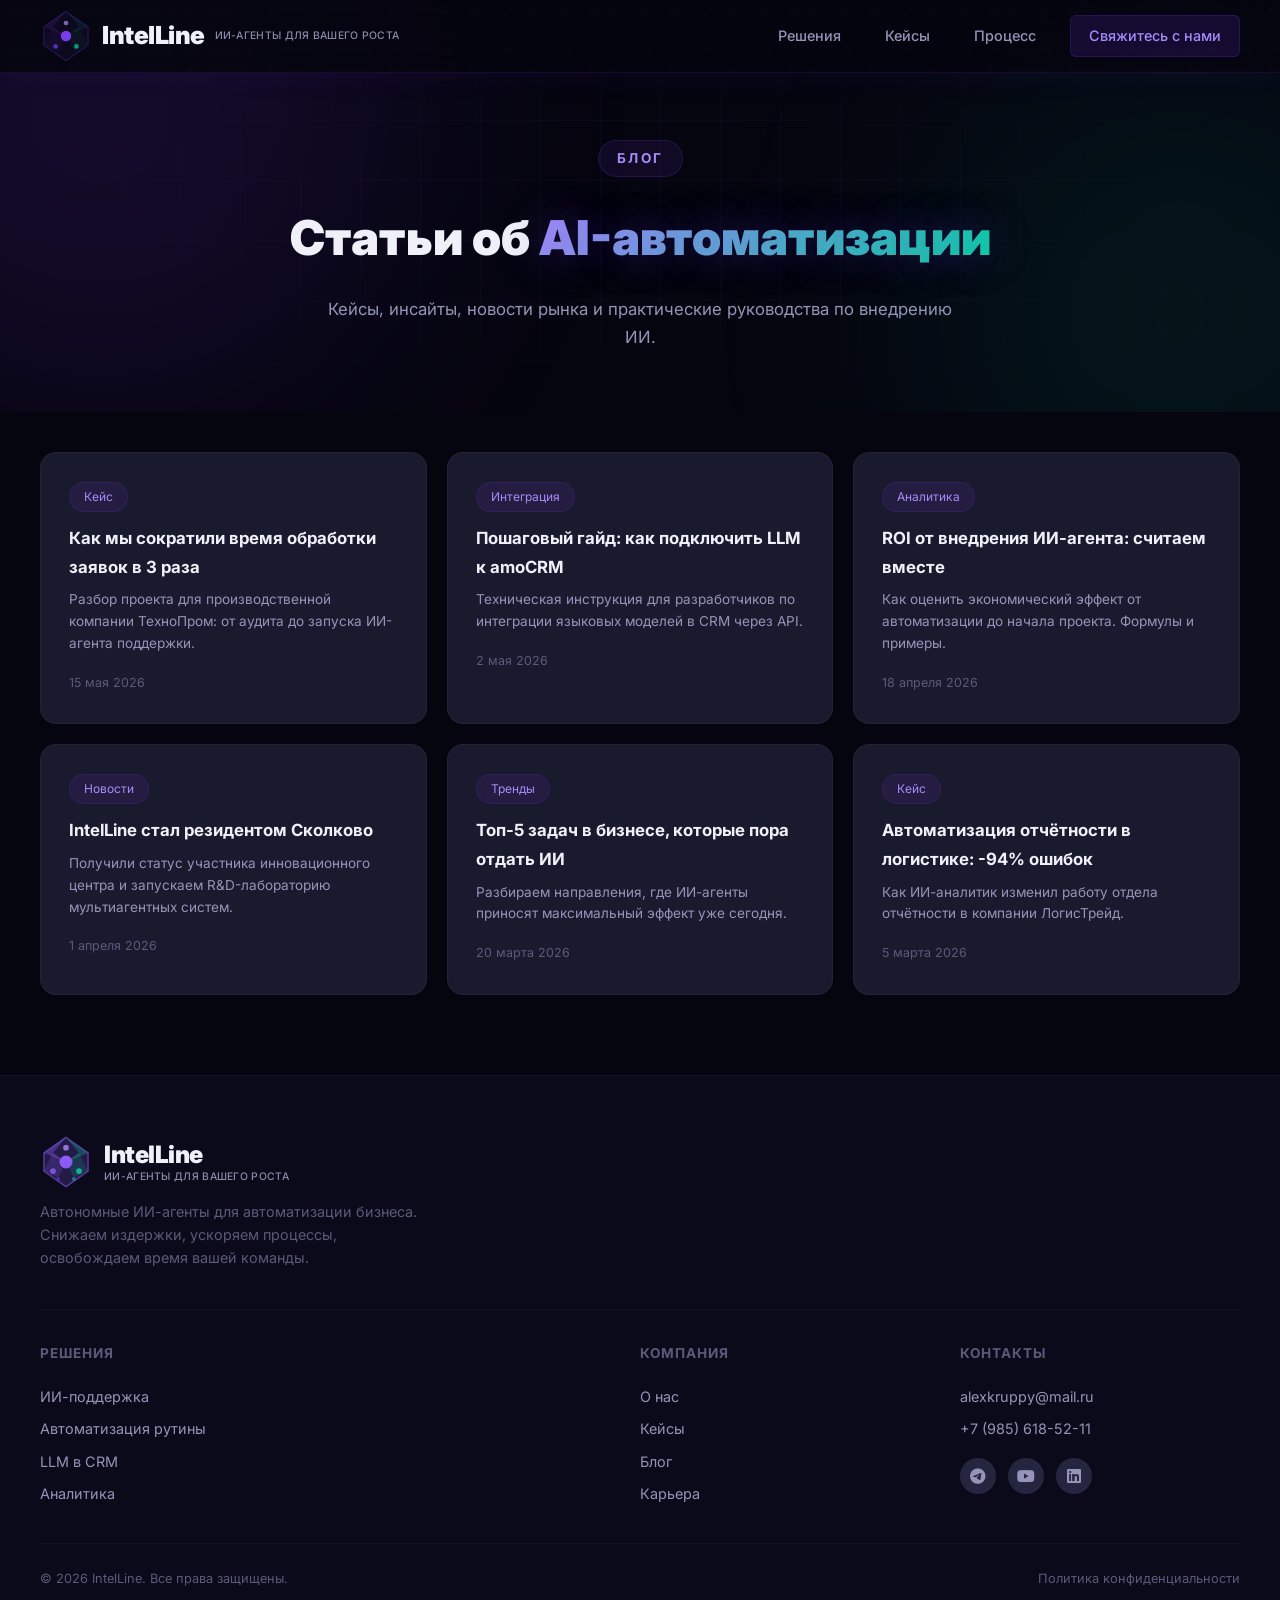
<file: blog.html>
<!DOCTYPE html>
<html lang="ru">
<head>
<meta charset="UTF-8">
<meta name="viewport" content="width=device-width, initial-scale=1.0">
<title>Блог — IntelLine</title>
<meta name="description" content="Блог компании IntelLine: статьи про ИИ-автоматизацию, кейсы внедрения, новости рынка AI.">
<link rel="preconnect" href="https://fonts.googleapis.com">
<link href="https://fonts.googleapis.com/css2?family=Inter:wght@400;500;600;700;800;900&display=swap" rel="stylesheet">
<link rel="stylesheet" href="https://cdnjs.cloudflare.com/ajax/libs/font-awesome/6.5.1/css/all.min.css">
<link rel="stylesheet" href="css/style.css">
<style>
.page-hero { padding: 140px 24px 60px; text-align: center; position: relative; }
.page-hero h1 { font-size: clamp(2rem, 4vw, 3rem); font-weight: 900; margin-bottom: 16px; }
.page-hero p { color: var(--text2); max-width: 640px; margin: 0 auto; font-size: 1.05rem; line-height: 1.7; }
.page-content { padding: 0 24px 80px; }
.page-content .section-inner { max-width: var(--max-width); margin: 0 auto; }
.posts-grid { display: grid; grid-template-columns: repeat(3,1fr); gap: 20px; margin-top: 40px; }
.post-card { background: var(--gray-20); border: 1px solid rgba(255,255,255,0.04); border-radius: var(--radius); padding: 28px; transition: all var(--transition); }
.post-card:hover { border-color: rgba(124,58,237,0.15); transform: translateY(-4px); }
.post-card .tag { font-size:0.75rem;color:var(--primary-light);background:rgba(124,58,237,0.1);border:1px solid rgba(124,58,237,0.15);padding:4px 14px;border-radius:100px;display:inline-block;margin-bottom:12px; }
.post-card h3 { font-size:1.05rem;margin-bottom:8px; }
.post-card p { color:var(--text2);font-size:0.85rem;line-height:1.6;margin-bottom:12px; }
.post-card .date { font-size:0.78rem;color:var(--text3); }
@media (max-width:768px) { .posts-grid { grid-template-columns: 1fr; } }
</style>
</head>
<body>
<nav class="navbar scrolled" id="navbar">
  <div class="nav-inner">
    <a href="index.html" class="nav-logo">
      <svg class="nav-logo-icon" viewBox="0 0 40 40" fill="none">
        <defs><linearGradient id="lg" x1="0" y1="0" x2="40" y2="40"><stop stop-color="#7c3aed"/><stop offset="1" stop-color="#06d6a0"/></linearGradient></defs>
        <path d="M20 1L37 13V27L20 39L3 27V13L20 1Z" fill="url(#lg)" opacity="0.06"/>
        <path d="M20 1L37 13V27L20 39L3 27V13L20 1Z" stroke="url(#lg)" stroke-width="0.8" opacity="0.3"/>
        <path d="M20 1L10 13L20 20L3 13L20 1Z" fill="url(#lg)" opacity="0.12"/>
        <path d="M20 1L30 13L20 20L37 13L20 1Z" fill="#06d6a0" opacity="0.08"/>
        <path d="M10 13L20 20L14 32L3 27L10 13Z" fill="url(#lg)" opacity="0.06"/>
        <path d="M30 13L20 20L26 32L37 27L30 13Z" fill="#06d6a0" opacity="0.05"/>
        <circle cx="20" cy="20" r="4" fill="url(#lg)"/>
        <circle cx="12" cy="28" r="1.8" fill="#7c3aed" opacity="0.7"/>
        <circle cx="28" cy="28" r="1.8" fill="#06d6a0" opacity="0.7"/>
        <circle cx="20" cy="10" r="1.8" fill="#a78bfa" opacity="0.7"/>
      </svg>
      <span class="nav-logo-text">IntelLine</span>
      <span class="nav-logo-slogan">ИИ-агенты для вашего роста</span>
    </a>
    <div class="nav-links" id="navLinks">
      <a href="index.html#solutions">Решения</a>
      <a href="index.html#cases">Кейсы</a>
      <a href="index.html#process">Процесс</a>
      <a href="index.html#contact" class="nav-cta">Свяжитесь с нами</a>
    </div>
    <button class="nav-toggle" id="navToggle" aria-label="Меню"><i class="fas fa-bars"></i></button>
  </div>
</nav>
<section class="page-hero">
  <div class="hero-bg"><div class="hero-grid"></div><div class="hero-glow hero-glow-1"></div><div class="hero-glow hero-glow-2"></div></div>
  <div style="position:relative;z-index:1;">
    <span class="section-label">Блог</span>
    <h1>Статьи об <span class="grad-text">AI-автоматизации</span></h1>
    <p>Кейсы, инсайты, новости рынка и практические руководства по внедрению ИИ.</p>
  </div>
</section>
<section class="page-content">
  <div class="section-inner">
    <div class="posts-grid">
      <div class="post-card"><span class="tag">Кейс</span><h3>Как мы сократили время обработки заявок в 3 раза</h3><p>Разбор проекта для производственной компании ТехноПром: от аудита до запуска ИИ-агента поддержки.</p><span class="date">15 мая 2026</span></div>
      <div class="post-card"><span class="tag">Интеграция</span><h3>Пошаговый гайд: как подключить LLM к amoCRM</h3><p>Техническая инструкция для разработчиков по интеграции языковых моделей в CRM через API.</p><span class="date">2 мая 2026</span></div>
      <div class="post-card"><span class="tag">Аналитика</span><h3>ROI от внедрения ИИ-агента: считаем вместе</h3><p>Как оценить экономический эффект от автоматизации до начала проекта. Формулы и примеры.</p><span class="date">18 апреля 2026</span></div>
      <div class="post-card"><span class="tag">Новости</span><h3>IntelLine стал резидентом Сколково</h3><p>Получили статус участника инновационного центра и запускаем R&D-лабораторию мультиагентных систем.</p><span class="date">1 апреля 2026</span></div>
      <div class="post-card"><span class="tag">Тренды</span><h3>Топ-5 задач в бизнесе, которые пора отдать ИИ</h3><p>Разбираем направления, где ИИ-агенты приносят максимальный эффект уже сегодня.</p><span class="date">20 марта 2026</span></div>
      <div class="post-card"><span class="tag">Кейс</span><h3>Автоматизация отчётности в логистике: -94% ошибок</h3><p>Как ИИ-аналитик изменил работу отдела отчётности в компании ЛогисТрейд.</p><span class="date">5 марта 2026</span></div>
    </div>
  </div>
</section>
<footer class="footer">
  <div class="footer-inner">
    <div class="footer-main">
      <div class="footer-brand">
        <svg class="footer-logo" viewBox="0 0 40 40" fill="none">
          <defs><linearGradient id="lgF" x1="0" y1="0" x2="40" y2="40"><stop stop-color="#8b5cf6"/><stop offset="0.5" stop-color="#7c3aed"/><stop offset="1" stop-color="#06d6a0"/></linearGradient></defs>
          <path d="M20 1L37 13V27L20 39L3 27V13L20 1Z" fill="url(#lgF)" opacity="0.2"/>
          <path d="M20 1L37 13V27L20 39L3 27V13L20 1Z" stroke="url(#lgF)" stroke-width="1.2" opacity="0.5"/>
          <path d="M20 1L10 13L20 20L3 13L20 1Z" fill="url(#lgF)" opacity="0.35"/>
          <path d="M20 1L30 13L20 20L37 13L20 1Z" fill="#06d6a0" opacity="0.25"/>
          <path d="M10 13L20 20L14 32L3 27L10 13Z" fill="url(#lgF)" opacity="0.2"/>
          <path d="M30 13L20 20L26 32L37 27L30 13Z" fill="#06d6a0" opacity="0.15"/>
          <circle cx="20" cy="20" r="5" fill="url(#lgF)"/>
          <circle cx="10" cy="27" r="2.2" fill="#8b5cf6" opacity="0.8"/>
          <circle cx="30" cy="27" r="2.2" fill="#06d6a0" opacity="0.8"/>
          <circle cx="20" cy="9" r="2.2" fill="#a78bfa" opacity="0.8"/>
          <circle cx="14" cy="33" r="1.5" fill="#7c3aed" opacity="0.5"/>
          <circle cx="26" cy="33" r="1.5" fill="#06d6a0" opacity="0.5"/>
        </svg>
        <div>
          <span class="footer-brand-name">IntelLine</span>
          <span class="footer-brand-slogan">ИИ-агенты для вашего роста</span>
        </div>
      </div>
      <p class="footer-desc">Автономные ИИ-агенты для автоматизации бизнеса. Снижаем издержки, ускоряем процессы, освобождаем время вашей команды.</p>
    </div>
    <div class="footer-links">
      <div class="footer-col">
        <h4>Решения</h4>
        <a href="solutions/ai-support.html">ИИ-поддержка</a>
        <a href="solutions/automation.html">Автоматизация рутины</a>
        <a href="solutions/llm-crm.html">LLM в CRM</a>
        <a href="solutions/analytics.html">Аналитика</a>
      </div>
      <div class="footer-col">
        <h4>Компания</h4>
        <a href="about.html">О нас</a>
        <a href="index.html#cases">Кейсы</a>
        <a href="blog.html">Блог</a>
        <a href="career.html">Карьера</a>
      </div>
      <div class="footer-col">
        <h4>Контакты</h4>
        <a href="mailto:alexkruppy@mail.ru">alexkruppy@mail.ru</a>
        <a href="tel:+79856185211">+7 (985) 618-52-11</a>
        <div class="footer-social">
          <a href="https://t.me/alexkruppyBot" aria-label="Telegram"><i class="fab fa-telegram"></i></a>
          <a href="https://youtube.com/@intelline" aria-label="YouTube"><i class="fab fa-youtube"></i></a>
          <a href="https://linkedin.com/company/intelline" aria-label="LinkedIn"><i class="fab fa-linkedin"></i></a>
        </div>
      </div>
    </div>
    <div class="footer-bottom">
      <span>&copy; 2026 IntelLine. Все права защищены.</span>
      <a href="privacy.html">Политика конфиденциальности</a>
    </div>
  </div>
</footer>

</body>
</html>
</file>
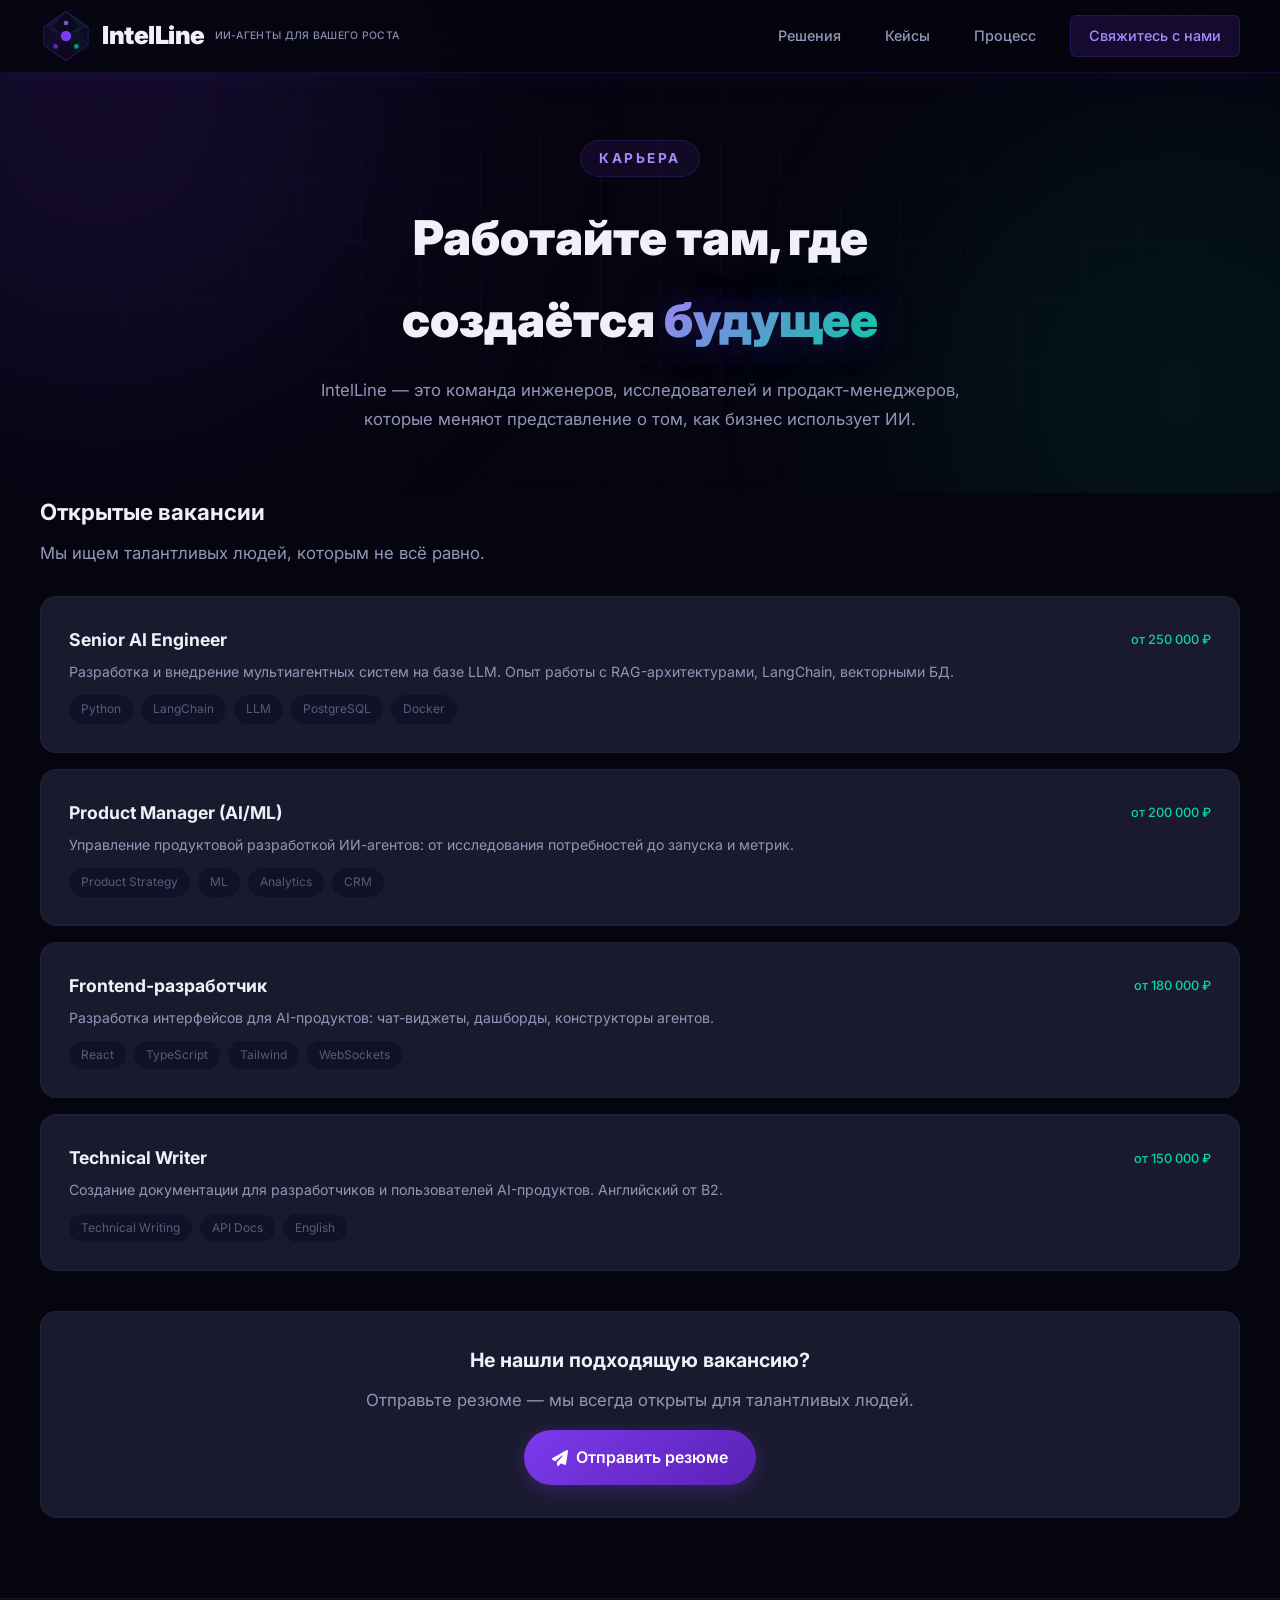
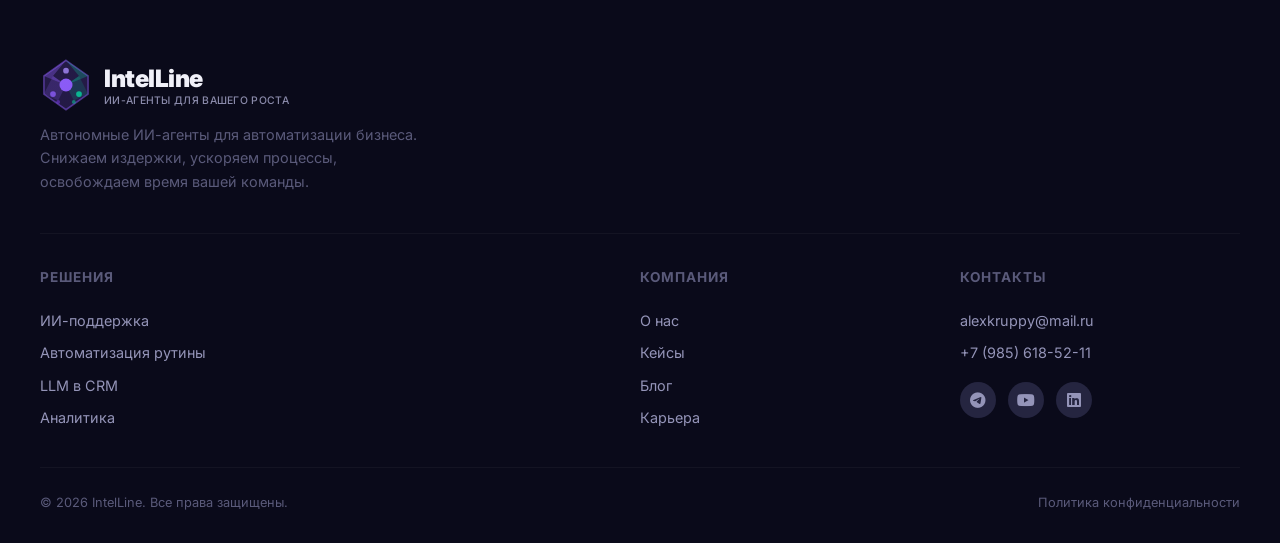
<file: career.html>
<!DOCTYPE html>
<html lang="ru">
<head>
<meta charset="UTF-8">
<meta name="viewport" content="width=device-width, initial-scale=1.0">
<title>Карьера в IntelLine — Вакансии</title>
<meta name="description" content="Открытые вакансии в IntelLine. Присоединяйтесь к команде, которая строит будущее AI-автоматизации.">
<link rel="preconnect" href="https://fonts.googleapis.com">
<link href="https://fonts.googleapis.com/css2?family=Inter:wght@400;500;600;700;800;900&display=swap" rel="stylesheet">
<link rel="stylesheet" href="https://cdnjs.cloudflare.com/ajax/libs/font-awesome/6.5.1/css/all.min.css">
<link rel="stylesheet" href="css/style.css">
<style>
.page-hero { padding: 140px 24px 60px; text-align: center; position: relative; }
.page-hero h1 { font-size: clamp(2rem, 4vw, 3rem); font-weight: 900; margin-bottom: 16px; }
.page-hero p { color: var(--text2); max-width: 640px; margin: 0 auto; font-size: 1.05rem; line-height: 1.7; }
.page-content { padding: 0 24px 80px; }
.page-content .section-inner { max-width: var(--max-width); margin: 0 auto; }
.vacancy { background: var(--gray-20); border: 1px solid rgba(255,255,255,0.04); border-radius: var(--radius); padding: 28px; margin-bottom: 16px; transition: all var(--transition); cursor: pointer; }
.vacancy:hover { border-color: rgba(124,58,237,0.15); }
.vacancy h3 { font-size:1.1rem;margin-bottom:6px;display:flex;align-items:center;justify-content:space-between; }
.vacancy h3 span { font-size:0.8rem;color:var(--accent);font-weight:500; }
.vacancy p { color:var(--text2);font-size:0.88rem;line-height:1.6; }
.vacancy .tags { display:flex;gap:8px;flex-wrap:wrap;margin-top:12px; }
.vacancy .tags span { font-size:0.75rem;color:var(--text3);background:var(--bg3);padding:4px 12px;border-radius:100px; }
</style>
</head>
<body>
<nav class="navbar scrolled" id="navbar">
  <div class="nav-inner">
    <a href="index.html" class="nav-logo">
      <svg class="nav-logo-icon" viewBox="0 0 40 40" fill="none">
        <defs><linearGradient id="lg" x1="0" y1="0" x2="40" y2="40"><stop stop-color="#7c3aed"/><stop offset="1" stop-color="#06d6a0"/></linearGradient></defs>
        <path d="M20 1L37 13V27L20 39L3 27V13L20 1Z" fill="url(#lg)" opacity="0.06"/>
        <path d="M20 1L37 13V27L20 39L3 27V13L20 1Z" stroke="url(#lg)" stroke-width="0.8" opacity="0.3"/>
        <path d="M20 1L10 13L20 20L3 13L20 1Z" fill="url(#lg)" opacity="0.12"/>
        <path d="M20 1L30 13L20 20L37 13L20 1Z" fill="#06d6a0" opacity="0.08"/>
        <path d="M10 13L20 20L14 32L3 27L10 13Z" fill="url(#lg)" opacity="0.06"/>
        <path d="M30 13L20 20L26 32L37 27L30 13Z" fill="#06d6a0" opacity="0.05"/>
        <circle cx="20" cy="20" r="4" fill="url(#lg)"/>
        <circle cx="12" cy="28" r="1.8" fill="#7c3aed" opacity="0.7"/>
        <circle cx="28" cy="28" r="1.8" fill="#06d6a0" opacity="0.7"/>
        <circle cx="20" cy="10" r="1.8" fill="#a78bfa" opacity="0.7"/>
      </svg>
      <span class="nav-logo-text">IntelLine</span>
      <span class="nav-logo-slogan">ИИ-агенты для вашего роста</span>
    </a>
    <div class="nav-links" id="navLinks">
      <a href="index.html#solutions">Решения</a>
      <a href="index.html#cases">Кейсы</a>
      <a href="index.html#process">Процесс</a>
      <a href="index.html#contact" class="nav-cta">Свяжитесь с нами</a>
    </div>
    <button class="nav-toggle" id="navToggle" aria-label="Меню"><i class="fas fa-bars"></i></button>
  </div>
</nav>
<section class="page-hero">
  <div class="hero-bg"><div class="hero-grid"></div><div class="hero-glow hero-glow-1"></div><div class="hero-glow hero-glow-2"></div></div>
  <div style="position:relative;z-index:1;">
    <span class="section-label">Карьера</span>
    <h1>Работайте там, где<br>создаётся <span class="grad-text">будущее</span></h1>
    <p>IntelLine — это команда инженеров, исследователей и продакт-менеджеров, которые меняют представление о том, как бизнес использует ИИ.</p>
  </div>
</section>
<section class="page-content">
  <div class="section-inner">
    <h2 style="font-size:1.4rem;font-weight:700;margin-bottom:8px;">Открытые вакансии</h2>
    <p style="color:var(--text2);margin-bottom:28px;">Мы ищем талантливых людей, которым не всё равно.</p>
    <div class="vacancy">
      <h3>Senior AI Engineer <span>от 250 000 ₽</span></h3>
      <p>Разработка и внедрение мультиагентных систем на базе LLM. Опыт работы с RAG-архитектурами, LangChain, векторными БД.</p>
      <div class="tags"><span>Python</span><span>LangChain</span><span>LLM</span><span>PostgreSQL</span><span>Docker</span></div>
    </div>
    <div class="vacancy">
      <h3>Product Manager (AI/ML) <span>от 200 000 ₽</span></h3>
      <p>Управление продуктовой разработкой ИИ-агентов: от исследования потребностей до запуска и метрик.</p>
      <div class="tags"><span>Product Strategy</span><span>ML</span><span>Analytics</span><span>CRM</span></div>
    </div>
    <div class="vacancy">
      <h3>Frontend-разработчик <span>от 180 000 ₽</span></h3>
      <p>Разработка интерфейсов для AI-продуктов: чат-виджеты, дашборды, конструкторы агентов.</p>
      <div class="tags"><span>React</span><span>TypeScript</span><span>Tailwind</span><span>WebSockets</span></div>
    </div>
    <div class="vacancy">
      <h3>Technical Writer <span>от 150 000 ₽</span></h3>
      <p>Создание документации для разработчиков и пользователей AI-продуктов. Английский от B2.</p>
      <div class="tags"><span>Technical Writing</span><span>API Docs</span><span>English</span></div>
    </div>
    <div style="text-align:center;margin-top:40px;padding:32px;background:var(--gray-20);border-radius:var(--radius);border:1px solid rgba(255,255,255,0.04);">
      <h3 style="margin-bottom:8px;">Не нашли подходящую вакансию?</h3>
      <p style="color:var(--text2);margin-bottom:16px;">Отправьте резюме — мы всегда открыты для талантливых людей.</p>
      <a href="mailto:alexkruppy@mail.ru?subject=Резюме" class="btn btn-primary"><i class="fas fa-paper-plane"></i> Отправить резюме</a>
    </div>
  </div>
</section>
<footer class="footer">
  <div class="footer-inner">
    <div class="footer-main">
      <div class="footer-brand">
        <svg class="footer-logo" viewBox="0 0 40 40" fill="none">
          <defs><linearGradient id="lgF" x1="0" y1="0" x2="40" y2="40"><stop stop-color="#8b5cf6"/><stop offset="0.5" stop-color="#7c3aed"/><stop offset="1" stop-color="#06d6a0"/></linearGradient></defs>
          <path d="M20 1L37 13V27L20 39L3 27V13L20 1Z" fill="url(#lgF)" opacity="0.2"/>
          <path d="M20 1L37 13V27L20 39L3 27V13L20 1Z" stroke="url(#lgF)" stroke-width="1.2" opacity="0.5"/>
          <path d="M20 1L10 13L20 20L3 13L20 1Z" fill="url(#lgF)" opacity="0.35"/>
          <path d="M20 1L30 13L20 20L37 13L20 1Z" fill="#06d6a0" opacity="0.25"/>
          <path d="M10 13L20 20L14 32L3 27L10 13Z" fill="url(#lgF)" opacity="0.2"/>
          <path d="M30 13L20 20L26 32L37 27L30 13Z" fill="#06d6a0" opacity="0.15"/>
          <circle cx="20" cy="20" r="5" fill="url(#lgF)"/>
          <circle cx="10" cy="27" r="2.2" fill="#8b5cf6" opacity="0.8"/>
          <circle cx="30" cy="27" r="2.2" fill="#06d6a0" opacity="0.8"/>
          <circle cx="20" cy="9" r="2.2" fill="#a78bfa" opacity="0.8"/>
          <circle cx="14" cy="33" r="1.5" fill="#7c3aed" opacity="0.5"/>
          <circle cx="26" cy="33" r="1.5" fill="#06d6a0" opacity="0.5"/>
        </svg>
        <div>
          <span class="footer-brand-name">IntelLine</span>
          <span class="footer-brand-slogan">ИИ-агенты для вашего роста</span>
        </div>
      </div>
      <p class="footer-desc">Автономные ИИ-агенты для автоматизации бизнеса. Снижаем издержки, ускоряем процессы, освобождаем время вашей команды.</p>
    </div>
    <div class="footer-links">
      <div class="footer-col">
        <h4>Решения</h4>
        <a href="solutions/ai-support.html">ИИ-поддержка</a>
        <a href="solutions/automation.html">Автоматизация рутины</a>
        <a href="solutions/llm-crm.html">LLM в CRM</a>
        <a href="solutions/analytics.html">Аналитика</a>
      </div>
      <div class="footer-col">
        <h4>Компания</h4>
        <a href="about.html">О нас</a>
        <a href="index.html#cases">Кейсы</a>
        <a href="blog.html">Блог</a>
        <a href="career.html">Карьера</a>
      </div>
      <div class="footer-col">
        <h4>Контакты</h4>
        <a href="mailto:alexkruppy@mail.ru">alexkruppy@mail.ru</a>
        <a href="tel:+79856185211">+7 (985) 618-52-11</a>
        <div class="footer-social">
          <a href="https://t.me/alexkruppyBot" aria-label="Telegram"><i class="fab fa-telegram"></i></a>
          <a href="https://youtube.com/@intelline" aria-label="YouTube"><i class="fab fa-youtube"></i></a>
          <a href="https://linkedin.com/company/intelline" aria-label="LinkedIn"><i class="fab fa-linkedin"></i></a>
        </div>
      </div>
    </div>
    <div class="footer-bottom">
      <span>&copy; 2026 IntelLine. Все права защищены.</span>
      <a href="privacy.html">Политика конфиденциальности</a>
    </div>
  </div>
</footer>

</body>
</html>
</file>
<file: css/style.css>
/* ===== RESET & BASE ===== */
*, *::before, *::after { margin: 0; padding: 0; box-sizing: border-box; }

:root {
  --bg: #05050f;
  --bg2: #0a0a1a;
  --bg3: #111128;
  --bg4: #1a1a3e;
  --primary: #7c3aed;
  --primary-light: #a78bfa;
  --primary-dark: #5b21b6;
  --accent: #06d6a0;
  --accent-light: #34d399;
  --accent-dark: #059669;
  --text: #f0f0f8;
  --text2: #9494b8;
  --text3: #5a5a7a;
  --gray-10: #0f0f1a;
  --gray-20: #1a1a2e;
  --gray-30: #252540;
  --gray-40: #3a3a5c;
  --gray-50: #4a4a6a;
  --gray-60: #6a6a8a;
  --gray-70: #8a8aaa;
  --gray-80: #b0b0c8;
  --gray-90: #d0d0e0;
  --gray-100: #e8e8f0;
  --radius: 16px;
  --radius-sm: 10px;
  --radius-xs: 6px;
  --transition: 0.3s cubic-bezier(0.4, 0, 0.2, 1);
  --shadow: 0 4px 24px rgba(0,0,0,0.3);
  --shadow-lg: 0 8px 48px rgba(0,0,0,0.5);
  --font: 'Inter', -apple-system, BlinkMacSystemFont, 'Segoe UI', sans-serif;
  --max-width: 1200px;
  --fs-base: 1.05rem;
  --fs-h1: clamp(3rem, 7vw, 5rem);
  --fs-h2: clamp(2rem, 4.5vw, 3.2rem);
  --fs-h3: 1.35rem;
  --fs-body: 1.05rem;
  --fs-small: 0.92rem;
  --lh-display: 1.1;
  --lh-body: 1.7;
  --ls-display: -0.02em;
  --fw-display: 900;
  --fw-heading: 800;
}

html { scroll-behavior: smooth; }

body {
  font-family: var(--font);
  background: var(--bg);
  color: var(--text);
  line-height: var(--lh-body);
  overflow-x: hidden;
  -webkit-font-smoothing: antialiased;
  font-size: var(--fs-base);
}

/* ===== UTILITY ===== */
.grad-text {
  background: linear-gradient(135deg, var(--primary-light), var(--accent));
  -webkit-background-clip: text;
  -webkit-text-fill-color: transparent;
  background-clip: text;
}

.section {
  padding: 100px 24px;
  position: relative;
}

.section-dark {
  background: var(--bg2);
}

.section-inner {
  max-width: var(--max-width);
  margin: 0 auto;
}

.section-header {
  text-align: center;
  margin-bottom: 64px;
}

.section-label {
  display: inline-block;
  font-size: 0.85rem;
  font-weight: 700;
  letter-spacing: 2.5px;
  text-transform: uppercase;
  color: var(--primary-light);
  background: rgba(124, 58, 237, 0.1);
  border: 1px solid rgba(124, 58, 237, 0.2);
  padding: 6px 18px;
  border-radius: 100px;
  margin-bottom: 20px;
}

.section-header h2 {
  font-size: var(--fs-h2);
  font-weight: var(--fw-display);
  line-height: var(--lh-display);
  letter-spacing: var(--ls-display);
  margin-bottom: 20px;
}

.section-sub {
  color: var(--text2);
  font-size: 1.1rem;
  max-width: 600px;
  margin: 0 auto;
}

/* ===== BUTTONS ===== */
.btn {
  display: inline-flex;
  align-items: center;
  gap: 8px;
  font-family: var(--font);
  font-weight: 600;
  font-size: 1rem;
  padding: 14px 28px;
  border-radius: 50px;
  text-decoration: none;
  cursor: pointer;
  border: none;
  transition: all var(--transition);
  white-space: nowrap;
}

.btn-lg { padding: 16px 36px; font-size: 1.05rem; }

.btn-primary {
  background: linear-gradient(135deg, var(--primary), var(--primary-dark));
  color: #fff;
  box-shadow: 0 4px 20px rgba(124, 58, 237, 0.3);
}
.btn-primary:hover {
  transform: translateY(-2px);
  box-shadow: 0 8px 32px rgba(124, 58, 237, 0.45);
}

.btn-outline {
  background: transparent;
  color: var(--text);
  border: 1.5px solid rgba(255,255,255,0.15);
}
.btn-outline:hover {
  border-color: var(--primary);
  color: var(--primary-light);
  background: rgba(124, 58, 237, 0.05);
}

.btn-block { width: 100%; justify-content: center; }

/* ===== NAVBAR ===== */
.navbar {
  position: fixed;
  top: 0;
  left: 0;
  right: 0;
  z-index: 1000;
  padding: 16px 24px;
  transition: all var(--transition);
}

.navbar::before {
  content: '';
  position: absolute;
  inset: 0;
  background-image: url("data:image/svg+xml,%3Csvg width='200' height='200' viewBox='0 0 200 200' xmlns='http://www.w3.org/2000/svg'%3E%3Cdefs%3E%3Cpattern id='neural' x='0' y='0' width='60' height='60' patternUnits='userSpaceOnUse'%3E%3Ccircle cx='10' cy='10' r='1.2' fill='%237c3aed' opacity='0.12'/%3E%3Ccircle cx='50' cy='10' r='0.8' fill='%2306d6a0' opacity='0.08'/%3E%3Ccircle cx='30' cy='30' r='1' fill='%237c3aed' opacity='0.1'/%3E%3Ccircle cx='10' cy='50' r='0.8' fill='%2306d6a0' opacity='0.08'/%3E%3Ccircle cx='50' cy='50' r='1.2' fill='%237c3aed' opacity='0.12'/%3E%3Cline x1='10' y1='10' x2='50' y2='10' stroke='%237c3aed' stroke-width='0.3' opacity='0.06'/%3E%3Cline x1='10' y1='10' x2='30' y2='30' stroke='%237c3aed' stroke-width='0.3' opacity='0.06'/%3E%3Cline x1='50' y1='10' x2='30' y2='30' stroke='%2306d6a0' stroke-width='0.3' opacity='0.05'/%3E%3Cline x1='30' y1='30' x2='10' y2='50' stroke='%237c3aed' stroke-width='0.3' opacity='0.05'/%3E%3Cline x1='30' y1='30' x2='50' y2='50' stroke='%2306d6a0' stroke-width='0.3' opacity='0.05'/%3E%3Cline x1='10' y1='50' x2='50' y2='50' stroke='%2306d6a0' stroke-width='0.3' opacity='0.06'/%3E%3C/pattern%3E%3C/defs%3E%3Crect width='200' height='200' fill='url(%23neural)'/%3E%3C/svg%3E");
  background-repeat: repeat;
  background-size: 200px 200px;
  pointer-events: none;
  z-index: -1;
  opacity: 0.6;
}

.navbar.scrolled {
  background: rgba(5, 5, 15, 0.88);
  backdrop-filter: blur(20px);
  -webkit-backdrop-filter: blur(20px);
  border-bottom: 1px solid rgba(255,255,255,0.05);
  padding: 10px 24px;
}

.nav-inner {
  max-width: var(--max-width);
  margin: 0 auto;
  display: flex;
  align-items: center;
  justify-content: space-between;
}

.nav-logo {
  display: flex;
  align-items: center;
  gap: 10px;
  text-decoration: none;
  color: var(--text);
}

.nav-logo-icon { width: 52px; height: 52px; flex-shrink: 0; }

.nav-logo-text {
  font-size: 1.55rem;
  font-weight: 900;
  display: block;
  line-height: 1.2;
  letter-spacing: -0.02em;
}

.nav-logo-text-wrap {
  display: flex;
  flex-direction: column;
  line-height: 1.2;
}

.nav-logo-slogan {
  display: block;
  font-size: 0.65rem;
  font-weight: 500;
  color: var(--gray-70);
  letter-spacing: 0.3px;
  text-transform: uppercase;
  line-height: 1;
}

.nav-links {
  display: flex;
  align-items: center;
  gap: 8px;
}

.nav-links a {
  color: var(--text2);
  text-decoration: none;
  padding: 8px 18px;
  border-radius: var(--radius-xs);
  font-size: 0.9rem;
  font-weight: 500;
  transition: all var(--transition);
}

.nav-links a:hover { color: var(--text); background: rgba(255,255,255,0.04); }

.nav-cta {
  background: rgba(124, 58, 237, 0.15) !important;
  color: var(--primary-light) !important;
  border: 1px solid rgba(124, 58, 237, 0.2);
  margin-left: 8px;
}
.nav-cta:hover { background: rgba(124, 58, 237, 0.25) !important; }

.nav-toggle {
  display: none;
  background: none;
  border: none;
  color: var(--text);
  font-size: 1.4rem;
  cursor: pointer;
  padding: 4px;
}

/* ===== HERO ===== */
.hero {
  min-height: 100vh;
  display: flex;
  flex-direction: column;
  align-items: center;
  justify-content: center;
  text-align: center;
  padding: 120px 24px 60px;
  position: relative;
  overflow: hidden;
}

.hero-bg {
  position: absolute;
  inset: 0;
  overflow: hidden;
}

.hero-illustration {
  position: absolute;
  inset: 0;
  display: flex;
  align-items: center;
  justify-content: center;
  pointer-events: none;
  opacity: 0.6;
}

.hero-ai-svg {
  width: 100%;
  max-width: 700px;
  height: auto;
  mix-blend-mode: screen;
}

@media (max-width: 768px) {
  .hero-ai-svg { max-width: 500px; opacity: 0.4; }
}

@media (max-width: 480px) {
  .hero-ai-svg { max-width: 350px; opacity: 0.3; }
}

.hero-grid {
  position: absolute;
  inset: 0;
  background-image:
    linear-gradient(rgba(255,255,255,0.03) 1px, transparent 1px),
    linear-gradient(90deg, rgba(255,255,255,0.03) 1px, transparent 1px);
  background-size: 60px 60px;
  mask-image: radial-gradient(ellipse at center, black 30%, transparent 70%);
  -webkit-mask-image: radial-gradient(ellipse at center, black 30%, transparent 70%);
}

.hero-glow {
  position: absolute;
  border-radius: 50%;
  filter: blur(120px);
  pointer-events: none;
}

.hero-glow-1 {
  width: 600px; height: 600px;
  background: rgba(124, 58, 237, 0.12);
  top: -200px; left: -200px;
  animation: glowDrift 12s ease-in-out infinite alternate;
}

.hero-glow-2 {
  width: 500px; height: 500px;
  background: rgba(6, 214, 160, 0.08);
  bottom: -150px; right: -150px;
  animation: glowDrift 15s ease-in-out infinite alternate-reverse;
}

@keyframes glowDrift {
  0% { transform: translate(0, 0) scale(1); }
  100% { transform: translate(80px, -40px) scale(1.1); }
}

.hero-content {
  position: relative;
  z-index: 1;
  max-width: 900px;
}

.hero-badge {
  display: inline-block;
  background: rgba(124, 58, 237, 0.1);
  border: 1px solid rgba(124, 58, 237, 0.2);
  padding: 8px 22px;
  border-radius: 100px;
  font-size: 0.85rem;
  font-weight: 500;
  color: var(--primary-light);
  margin-bottom: 28px;
  animation: fadeUp 0.8s ease;
}

.hero h1 {
  font-size: var(--fs-h1);
  font-weight: var(--fw-display);
  line-height: var(--lh-display);
  letter-spacing: var(--ls-display);
  margin-bottom: 28px;
  animation: fadeUp 0.8s ease 0.1s both;
}

.hero-sub {
  font-size: 1.25rem;
  color: var(--text2);
  max-width: 700px;
  margin: 0 auto 40px;
  line-height: var(--lh-body);
  animation: fadeUp 0.8s ease 0.2s both;
}

.hero-smb {
  font-size: 0.85rem;
  color: var(--accent);
  text-align: center;
  margin-bottom: 40px;
  letter-spacing: 0.5px;
  text-transform: uppercase;
  font-weight: 600;
  opacity: 0.8;
  animation: fadeUp 0.8s ease 0.3s both;
}

.hero-actions {
  display: flex;
  gap: 14px;
  justify-content: center;
  flex-wrap: wrap;
  margin-bottom: 60px;
  animation: fadeUp 0.8s ease 0.3s both;
}

.hero-stats {
  display: flex;
  gap: 48px;
  justify-content: center;
  flex-wrap: wrap;
  animation: fadeUp 0.8s ease 0.4s both;
}

.hero-stat { text-align: center; }

.hero-stat-num {
  font-size: 3.2rem;
  font-weight: 900;
  color: var(--text);
  letter-spacing: -2px;
}

.hero-stat-suffix {
  font-size: 2.2rem;
  font-weight: 800;
  color: var(--accent);
  margin-left: 2px;
}

.hero-stat-label {
  display: block;
  font-size: 0.85rem;
  color: var(--text2);
  margin-top: 2px;
}

.hero-scroll {
  position: absolute;
  bottom: 28px;
  color: var(--text3);
  font-size: 1.2rem;
  animation: bounce 2s infinite;
}

@keyframes bounce {
  0%, 100% { transform: translateY(0); }
  50% { transform: translateY(8px); }
}

@keyframes fadeUp {
  from { opacity: 0; transform: translateY(30px); }
  to { opacity: 1; transform: translateY(0); }
}

/* ===== CLIENTS ===== */
.clients {
  padding: 40px 24px;
  background: var(--gray-10);
  border-top: 1px solid rgba(255,255,255,0.03);
  border-bottom: 1px solid rgba(255,255,255,0.03);
  overflow: hidden;
}

.clients-inner {
  max-width: var(--max-width);
  margin: 0 auto;
  text-align: center;
}

.clients-inner p {
  font-size: 0.8rem;
  text-transform: uppercase;
  letter-spacing: 2px;
  color: var(--text3);
  margin-bottom: 20px;
}

.clients-track {
  display: flex;
  gap: 24px;
  animation: scrollClients 30s linear infinite;
  font-size: 1.1rem;
  font-weight: 600;
}

.clients-track span { color: var(--text3); white-space: nowrap; }
.clients-track span:nth-child(odd) { color: var(--text2); }

@keyframes scrollClients {
  0% { transform: translateX(0); }
  100% { transform: translateX(-50%); }
}

/* ===== ABOUT ===== */
.about-grid {
  display: grid;
  grid-template-columns: 1fr 1fr;
  gap: 60px;
  align-items: center;
}

.about-text h2 {
  font-size: clamp(1.8rem, 3.5vw, 2.8rem);
  font-weight: var(--fw-display);
  line-height: var(--lh-display);
  letter-spacing: var(--ls-display);
  margin-bottom: 20px;
}

.about-text p {
  color: var(--text2);
  font-size: var(--fs-body);
  line-height: var(--lh-body);
  margin-bottom: 16px;
}

.about-features {
  display: flex;
  flex-wrap: wrap;
  gap: 16px;
  margin-top: 24px;
}

.about-feature {
  display: flex;
  align-items: center;
  gap: 8px;
  font-size: 0.9rem;
  font-weight: 500;
  color: var(--accent-light);
}

.about-feature i { font-size: 1rem; }

.about-visual {
  display: grid;
  grid-template-columns: 1fr 1fr;
  gap: 16px;
}

.about-card {
  background: var(--gray-20);
  border: 1px solid rgba(255,255,255,0.04);
  border-radius: var(--radius);
  padding: 32px 24px;
  text-align: center;
  transition: all var(--transition);
}

.about-card:hover {
  border-color: rgba(124, 58, 237, 0.2);
  transform: translateY(-4px);
  box-shadow: var(--shadow-lg);
}

.about-card:nth-child(3) {
  grid-column: 1 / -1;
}

.about-card-num {
  font-size: 2.6rem;
  font-weight: 900;
  background: linear-gradient(135deg, var(--primary-light), var(--accent));
  -webkit-background-clip: text;
  -webkit-text-fill-color: transparent;
  background-clip: text;
}

.about-card-label {
  font-size: 0.9rem;
  color: var(--text2);
  margin-top: 4px;
}

/* ===== SOLUTIONS ===== */
.solutions-grid {
  display: grid;
  grid-template-columns: repeat(2, 1fr);
  gap: 20px;
}

.solution-card {
  background: var(--bg);
  border: 1px solid rgba(255,255,255,0.04);
  border-radius: var(--radius);
  padding: 36px 32px;
  transition: all var(--transition);
  position: relative;
  overflow: hidden;
}

.solution-card::before {
  content: '';
  position: absolute;
  top: 0;
  left: 0;
  right: 0;
  height: 3px;
  background: linear-gradient(90deg, var(--icon-color, var(--primary)), transparent);
  opacity: 0;
  transition: opacity var(--transition);
}

.solution-card:hover::before { opacity: 1; }

.solution-card:hover {
  border-color: rgba(255,255,255,0.08);
  transform: translateY(-4px);
  box-shadow: var(--shadow-lg);
}

.solution-icon {
  width: 52px;
  height: 52px;
  border-radius: 14px;
  display: flex;
  align-items: center;
  justify-content: center;
  font-size: 1.4rem;
  color: var(--icon-color, var(--primary));
  background: var(--gray-20);
  margin-bottom: 20px;
}

.solution-card h3 {
  font-size: var(--fs-h3);
  font-weight: var(--fw-heading);
  margin-bottom: 12px;
  letter-spacing: -0.01em;
}

.solution-card p {
  color: var(--text2);
  font-size: var(--fs-small);
  line-height: var(--lh-body);
  margin-bottom: 16px;
}

.solution-list {
  list-style: none;
  display: flex;
  flex-direction: column;
  gap: 8px;
}

.solution-list li {
  font-size: 0.85rem;
  color: var(--text3);
  display: flex;
  align-items: center;
  gap: 8px;
}

.solution-list li::before {
  content: '\f00c';
  font-family: 'Font Awesome 6 Free';
  font-weight: 900;
  color: var(--accent);
  font-size: 0.75rem;
}

/* ===== ADVANTAGES ===== */
.adv-grid {
  display: grid;
  grid-template-columns: repeat(2, 1fr);
  gap: 20px;
}

.adv-card {
  background: var(--gray-20);
  border: 1px solid rgba(255,255,255,0.04);
  border-radius: var(--radius);
  padding: 36px 32px;
  transition: all var(--transition);
}

.adv-card:hover {
  border-color: rgba(124, 58, 237, 0.15);
  transform: translateY(-4px);
  box-shadow: var(--shadow-lg);
}

.adv-num {
  font-size: 3rem;
  font-weight: 900;
  color: rgba(255,255,255,0.03);
  line-height: 1;
  margin-bottom: 16px;
  transition: color var(--transition);
}

.adv-card:hover .adv-num {
  background: linear-gradient(135deg, var(--primary-light), var(--accent));
  -webkit-background-clip: text;
  -webkit-text-fill-color: transparent;
  background-clip: text;
}

.adv-card h3 {
  font-size: var(--fs-h3);
  font-weight: var(--fw-heading);
  margin-bottom: 10px;
  letter-spacing: -0.01em;
}

.adv-card p {
  color: var(--text2);
  font-size: var(--fs-small);
  line-height: var(--lh-body);
}

/* ===== CASES ===== */
.cases-grid {
  display: grid;
  grid-template-columns: repeat(3, 1fr);
  gap: 20px;
}

.case-card {
  background: var(--gray-10);
  border: 1px solid rgba(255,255,255,0.04);
  border-radius: var(--radius);
  padding: 36px 28px;
  transition: all var(--transition);
}

.case-card:hover {
  border-color: rgba(255,255,255,0.08);
  transform: translateY(-4px);
  box-shadow: var(--shadow-lg);
}

.case-tag {
  display: inline-block;
  font-size: 0.75rem;
  font-weight: 600;
  text-transform: uppercase;
  letter-spacing: 1px;
  color: var(--primary-light);
  background: rgba(124, 58, 237, 0.1);
  border: 1px solid rgba(124, 58, 237, 0.15);
  padding: 4px 14px;
  border-radius: 100px;
  margin-bottom: 20px;
}

.case-metric {
  display: flex;
  align-items: baseline;
  gap: 6px;
  margin-bottom: 16px;
}

.case-num {
  font-size: 2.8rem;
  font-weight: 900;
  letter-spacing: -2px;
  background: linear-gradient(135deg, var(--accent), var(--accent-light));
  -webkit-background-clip: text;
  -webkit-text-fill-color: transparent;
  background-clip: text;
}

.case-label {
  font-size: 0.9rem;
  color: var(--text2);
}

.case-card h3 {
  font-size: var(--fs-h3);
  font-weight: var(--fw-heading);
  margin-bottom: 10px;
  letter-spacing: -0.01em;
}

.case-card p {
  color: var(--text2);
  font-size: var(--fs-small);
  line-height: var(--lh-body);
  margin-bottom: 18px;
}

.case-result {
  display: flex;
  flex-direction: column;
  gap: 6px;
  font-size: 0.85rem;
  color: var(--accent-light);
}

.case-result span { display: flex; align-items: center; gap: 6px; }
.case-result i { font-size: 0.8rem; }

/* ===== PROCESS ===== */
.process-track {
  display: flex;
  flex-direction: column;
  gap: 0;
  max-width: 700px;
  margin: 0 auto;
  position: relative;
}

.process-step {
  display: flex;
  align-items: flex-start;
  gap: 28px;
  position: relative;
  padding-bottom: 36px;
}

.process-step:last-child { padding-bottom: 0; }

.process-num {
  width: 48px;
  height: 48px;
  border-radius: 50%;
  background: linear-gradient(135deg, var(--primary), var(--primary-dark));
  display: flex;
  align-items: center;
  justify-content: center;
  font-weight: 800;
  font-size: 1.1rem;
  flex-shrink: 0;
  position: relative;
  z-index: 1;
  box-shadow: 0 0 20px rgba(124, 58, 237, 0.3);
}

.process-line {
  position: absolute;
  top: 48px;
  left: 24px;
  width: 2px;
  height: calc(100% - 36px);
  background: linear-gradient(to bottom, var(--primary), rgba(6, 214, 160, 0.2));
}

.process-step:last-child .process-line { display: none; }

.process-content h3 {
  font-size: var(--fs-h3);
  font-weight: var(--fw-heading);
  margin-bottom: 6px;
  letter-spacing: -0.01em;
}

.process-content p {
  color: var(--text2);
  font-size: var(--fs-small);
  line-height: var(--lh-body);
  margin-bottom: 8px;
}

.process-duration {
  font-size: 0.8rem;
  color: var(--text3);
  display: flex;
  align-items: center;
  gap: 6px;
}

/* ===== CONTACT ===== */
.contact-grid {
  display: grid;
  grid-template-columns: 1fr 1fr;
  gap: 60px;
  align-items: start;
}

.contact-info h2 {
  font-size: clamp(1.8rem, 3.5vw, 2.8rem);
  font-weight: var(--fw-display);
  line-height: var(--lh-display);
  letter-spacing: var(--ls-display);
  margin-bottom: 16px;
}

.contact-info p {
  color: var(--text2);
  font-size: var(--fs-body);
  line-height: var(--lh-body);
  margin-bottom: 28px;
}

.contact-benefits {
  display: flex;
  flex-direction: column;
  gap: 14px;
}

.contact-benefit {
  display: flex;
  align-items: center;
  gap: 12px;
  font-size: 0.95rem;
  font-weight: 500;
}

.contact-benefit i {
  width: 24px;
  color: var(--accent);
  font-size: 1rem;
}

.contact-form {
  background: var(--gray-10);
  border: 1px solid rgba(255,255,255,0.06);
  border-radius: var(--radius);
  padding: 40px 36px;
}

.contact-form h3 {
  font-size: 1.3rem;
  font-weight: 700;
  margin-bottom: 24px;
}

.form-row {
  margin-bottom: 14px;
}

.form-row input,
.form-row select,
.form-row textarea {
  width: 100%;
  padding: 14px 18px;
  background: var(--bg3);
  border: 1px solid var(--bg4);
  border-radius: var(--radius-sm);
  color: var(--text);
  font-family: var(--font);
  font-size: 0.95rem;
  transition: border-color var(--transition);
  outline: none;
}

.form-row input:focus,
.form-row select:focus,
.form-row textarea:focus {
  border-color: var(--primary);
}

.form-row input::placeholder,
.form-row textarea::placeholder {
  color: var(--text3);
}

.form-row select {
  cursor: pointer;
  appearance: none;
  background-image: url("data:image/svg+xml,%3Csvg xmlns='http://www.w3.org/2000/svg' viewBox='0 0 24 24' fill='%235a5a7a'%3E%3Cpath d='M7 10l5 5 5-5z'/%3E%3C/svg%3E");
  background-repeat: no-repeat;
  background-position: right 14px center;
  background-size: 20px;
}

.form-row select option { background: var(--bg2); }

.form-note {
  text-align: center;
  color: var(--text3);
  font-size: 0.8rem;
  margin-top: 14px;
}

/* ===== FOOTER ===== */
.footer {
  background: var(--bg2);
  border-top: 1px solid rgba(255,255,255,0.04);
  padding: 60px 24px 30px;
}

.footer-inner {
  max-width: var(--max-width);
  margin: 0 auto;
}

.footer-main {
  margin-bottom: 40px;
}

.footer-brand {
  display: flex;
  align-items: center;
  gap: 12px;
  margin-bottom: 12px;
}

.footer-logo { width: 52px; height: 52px; flex-shrink: 0; }

.footer-brand-name {
  display: block;
  font-size: 1.5rem;
  font-weight: 900;
  line-height: 1.2;
  letter-spacing: -0.02em;
  color: var(--text);
}

.footer-brand-slogan {
  display: block;
  font-size: 0.65rem;
  font-weight: 500;
  color: var(--gray-70);
  text-transform: uppercase;
  letter-spacing: 0.3px;
  line-height: 1;
  margin-top: 2px;
}

.footer-desc {
  color: var(--text3);
  font-size: 0.9rem;
  max-width: 400px;
  line-height: 1.6;
}

.footer-links {
  display: grid;
  grid-template-columns: 2fr 1fr 1fr;
  gap: 40px;
  padding: 32px 0;
  border-top: 1px solid rgba(255,255,255,0.04);
  border-bottom: 1px solid rgba(255,255,255,0.04);
}

.footer-col h4 {
  font-size: 0.85rem;
  font-weight: 700;
  text-transform: uppercase;
  letter-spacing: 1px;
  color: var(--text3);
  margin-bottom: 16px;
}

.footer-col a {
  display: block;
  color: var(--text2);
  text-decoration: none;
  font-size: 0.9rem;
  padding: 4px 0;
  transition: color var(--transition);
}

.footer-col a:hover { color: var(--text); }

.footer-social {
  display: flex;
  gap: 12px;
  margin-top: 12px;
}

.footer-social a {
  width: 36px;
  height: 36px;
  border-radius: 50%;
  background: var(--gray-30);
  display: flex;
  align-items: center;
  justify-content: center;
  color: var(--text2);
  font-size: 1rem;
  padding: 0;
  transition: all var(--transition);
}

.footer-social a:hover { background: var(--primary); color: #fff; }

.footer-bottom {
  display: flex;
  justify-content: space-between;
  align-items: center;
  padding-top: 24px;
  font-size: 0.8rem;
  color: var(--text3);
}

.footer-bottom a {
  color: var(--text3);
  text-decoration: none;
}

.footer-bottom a:hover { color: var(--text2); }

/* ===== CHAT ===== */
.chat-bubble {
  position: fixed;
  bottom: 24px;
  right: 24px;
  width: 60px;
  height: 60px;
  border-radius: 50%;
  background: linear-gradient(135deg, var(--primary), var(--primary-dark));
  color: #fff;
  display: flex;
  align-items: center;
  justify-content: center;
  font-size: 1.5rem;
  cursor: pointer;
  z-index: 1001;
  box-shadow: 0 4px 24px rgba(124, 58, 237, 0.4);
  transition: all var(--transition);
}

.chat-bubble:hover { transform: scale(1.05); box-shadow: 0 6px 32px rgba(124, 58, 237, 0.5); }

.chat-bubble.hidden { display: none; }

.chat-panel {
  position: fixed;
  bottom: 96px;
  right: 24px;
  width: 380px;
  max-width: calc(100vw - 48px);
  height: 520px;
  max-height: calc(100vh - 140px);
  background: var(--bg2);
  border: 1px solid rgba(255,255,255,0.08);
  border-radius: var(--radius);
  z-index: 1001;
  display: none;
  flex-direction: column;
  box-shadow: var(--shadow-lg);
  animation: chatIn 0.3s ease;
}

.chat-panel.open { display: flex; }

@keyframes chatIn {
  from { opacity: 0; transform: translateY(20px) scale(0.95); }
  to { opacity: 1; transform: translateY(0) scale(1); }
}

.chat-header {
  display: flex;
  align-items: center;
  justify-content: space-between;
  padding: 16px 20px;
  border-bottom: 1px solid rgba(255,255,255,0.06);
  flex-shrink: 0;
}

.chat-header-info {
  display: flex;
  align-items: center;
  gap: 12px;
}

.chat-avatar {
  width: 44px;
  height: 44px;
  border-radius: 50%;
  background: rgba(5, 5, 15, 0.9);
  display: flex;
  align-items: center;
  justify-content: center;
  font-size: 1rem;
  color: #fff;
  flex-shrink: 0;
}

.chat-header-name {
  font-size: 0.9rem;
  font-weight: 600;
}

.chat-header-status {
  font-size: 0.75rem;
  color: var(--accent);
  display: flex;
  align-items: center;
  gap: 4px;
}

.chat-header-status::before {
  content: '';
  width: 6px;
  height: 6px;
  border-radius: 50%;
  background: var(--accent);
  display: inline-block;
}

.chat-close {
  background: none;
  border: none;
  color: var(--text3);
  font-size: 1.2rem;
  cursor: pointer;
  padding: 4px;
  transition: color var(--transition);
}

.chat-close:hover { color: var(--text); }

.chat-messages {
  flex: 1;
  overflow-y: auto;
  padding: 16px 20px;
  display: flex;
  flex-direction: column;
  gap: 12px;
}

.chat-messages::-webkit-scrollbar { width: 4px; }
.chat-messages::-webkit-scrollbar-track { background: transparent; }
.chat-messages::-webkit-scrollbar-thumb { background: var(--bg4); border-radius: 2px; }

.chat-typing {
  display: none;
  align-self: flex-start;
  padding: 12px 16px;
  background: var(--gray-30);
  border-radius: 16px 16px 16px 4px;
  gap: 4px;
}
.chat-typing.show { display: flex; }
.chat-typing span {
  width: 6px; height: 6px;
  border-radius: 50%;
  background: var(--gray-70);
  animation: typingDot 1.2s infinite ease-in-out;
}
.chat-typing span:nth-child(2) { animation-delay: 0.2s; }
.chat-typing span:nth-child(3) { animation-delay: 0.4s; }
@keyframes typingDot {
  0%, 60%, 100% { transform: translateY(0); opacity: 0.4; }
  30% { transform: translateY(-6px); opacity: 1; }
}

.chat-msg {
  display: flex;
  flex-direction: column;
  max-width: 85%;
}

.chat-msg-ai { align-self: flex-start; }

.chat-msg-user {
  align-self: flex-end;
}

.chat-msg-text {
  padding: 12px 16px;
  border-radius: 16px;
  font-size: 0.9rem;
  line-height: 1.5;
  word-wrap: break-word;
}

.chat-msg-ai .chat-msg-text {
  background: var(--bg3);
  border-radius: 16px 16px 16px 4px;
}

.chat-msg-user .chat-msg-text {
  background: linear-gradient(135deg, var(--primary), var(--primary-dark));
  border-radius: 16px 16px 4px 16px;
  color: #fff;
}

.chat-options {
  display: flex;
  flex-wrap: wrap;
  gap: 6px;
  padding: 4px 20px 12px;
  flex-shrink: 0;
}

.chat-opt {
  background: var(--bg3);
  border: 1px solid var(--bg4);
  border-radius: 100px;
  padding: 6px 16px;
  font-size: 0.82rem;
  font-family: var(--font);
  color: var(--text2);
  cursor: pointer;
  transition: all var(--transition);
}

.chat-opt:hover {
  border-color: var(--primary);
  color: var(--primary-light);
  background: rgba(124, 58, 237, 0.1);
}

.chat-input-area {
  display: flex;
  gap: 8px;
  padding: 12px 20px;
  border-top: 1px solid rgba(255,255,255,0.06);
  flex-shrink: 0;
}

.chat-input {
  flex: 1;
  padding: 10px 16px;
  background: var(--bg3);
  border: 1px solid var(--bg4);
  border-radius: 100px;
  color: var(--text);
  font-family: var(--font);
  font-size: 0.9rem;
  outline: none;
  transition: border-color var(--transition);
}

.chat-input:focus { border-color: var(--primary); }

.chat-send {
  width: 40px;
  height: 40px;
  border-radius: 50%;
  background: linear-gradient(135deg, var(--primary), var(--primary-dark));
  border: none;
  color: #fff;
  font-size: 1rem;
  cursor: pointer;
  display: flex;
  align-items: center;
  justify-content: center;
  transition: all var(--transition);
  flex-shrink: 0;
}

.chat-send:hover { opacity: 0.9; }
.chat-send:disabled { opacity: 0.3; cursor: not-allowed; }

/* ===== SCROLL REVEAL ===== */
.reveal {
  opacity: 0;
  transform: translateY(40px);
  transition: opacity 0.7s ease, transform 0.7s ease;
}

.reveal.visible {
  opacity: 1;
  transform: translateY(0);
}

/* ===== AGGRESSIVE AI-TECH OVERLAY ===== */
.scan-lines {
  position: fixed;
  inset: 0;
  z-index: 9999;
  pointer-events: none;
  background: repeating-linear-gradient(
    0deg,
    transparent,
    transparent 2px,
    rgba(0, 255, 255, 0.02) 2px,
    rgba(0, 255, 255, 0.02) 4px
  );
}

.grad-text {
  text-shadow: 0 0 40px rgba(124, 58, 237, 0.35), 0 0 80px rgba(6, 214, 160, 0.15);
}

#particleCanvas {
  position: absolute;
  inset: 0;
  width: 100%;
  height: 100%;
  pointer-events: none;
  z-index: 0;
}

.hero-badge {
  backdrop-filter: blur(8px);
  box-shadow: 0 0 20px rgba(124, 58, 237, 0.2), inset 0 0 20px rgba(124, 58, 237, 0.05);
}

/* Neon animated gradient borders on cards */
.solution-card, .adv-card, .case-card {
  position: relative;
}

.solution-card::after, .adv-card::after, .case-card::after {
  content: '';
  position: absolute;
  inset: -1px;
  border-radius: inherit;
  padding: 1px;
  background: linear-gradient(135deg, var(--primary), var(--accent), var(--primary), var(--accent));
  background-size: 300% 300%;
  -webkit-mask: linear-gradient(#fff 0 0) content-box, linear-gradient(#fff 0 0);
  -webkit-mask-composite: xor;
  mask-composite: exclude;
  opacity: 0;
  transition: opacity var(--transition);
  animation: borderGlow 4s ease infinite;
}

.solution-card:hover::after, .adv-card:hover::after, .case-card:hover::after {
  opacity: 1;
}

@keyframes borderGlow {
  0%, 100% { background-position: 0% 50%; }
  50% { background-position: 100% 50%; }
}

/* Hero grid enhancement */
.hero-grid {
  background-image:
    linear-gradient(rgba(124, 58, 237, 0.06) 1px, transparent 1px),
    linear-gradient(90deg, rgba(124, 58, 237, 0.06) 1px, transparent 1px);
  animation: gridPulse 8s ease-in-out infinite alternate;
}

@keyframes gridPulse {
  0% { opacity: 0.6; }
  100% { opacity: 1; }
}

/* Glitch text effect on h1 */
.hero h1 .glitch-text {
  position: relative;
  display: inline-block;
}

.hero h1 .glitch-text:hover {
  animation: glitch 0.3s ease;
}

@keyframes glitch {
  0% { transform: translate(0); text-shadow: -2px 0 #06d6a0, 2px 0 #7c3aed; }
  20% { transform: translate(-2px, 1px); text-shadow: -3px 0 #06d6a0, 3px 0 #7c3aed; }
  40% { transform: translate(2px, -1px); text-shadow: 2px 0 #06d6a0, -2px 0 #7c3aed; }
  60% { transform: translate(-1px, -1px); }
  80% { transform: translate(1px, 1px); }
  100% { transform: translate(0); text-shadow: 0 0 40px rgba(124, 58, 237, 0.3), 0 0 80px rgba(6, 214, 160, 0.15); }
}

/* Neon section separator */
.section-dark + .section::before,
.section + .section-dark::before {
  content: '';
  display: block;
  position: absolute;
  top: 0;
  left: 50%;
  transform: translateX(-50%);
  width: 200px;
  height: 1px;
  background: linear-gradient(90deg, transparent, var(--primary), var(--accent), transparent);
  opacity: 0.4;
}

/* Pulse glow on primary CTA */
.btn-primary {
  animation: ctaPulse 3s ease-in-out infinite;
}

@keyframes ctaPulse {
  0%, 100% { box-shadow: 0 4px 20px rgba(124, 58, 237, 0.3); }
  50% { box-shadow: 0 4px 40px rgba(124, 58, 237, 0.6), 0 0 60px rgba(124, 58, 237, 0.15); }
}

/* Navbar neon bottom line on scroll */
.navbar.scrolled {
  border-bottom-color: rgba(124, 58, 237, 0.15);
  box-shadow: 0 1px 30px rgba(124, 58, 237, 0.08);
}

/* ===== PRICING ===== */
.pricing-grid {
  display: grid;
  grid-template-columns: repeat(3, 1fr);
  gap: 24px;
  align-items: start;
}

.pricing-card {
  background: var(--gray-20);
  border: 1px solid rgba(255,255,255,0.04);
  border-radius: var(--radius);
  padding: 36px 28px;
  transition: all var(--transition);
  position: relative;
  display: flex;
  flex-direction: column;
}

.pricing-card:hover {
  border-color: rgba(124, 58, 237, 0.15);
  transform: translateY(-4px);
  box-shadow: var(--shadow-lg);
}

.pricing-card-featured {
  border-color: rgba(124, 58, 237, 0.2);
  background: var(--bg);
  transform: scale(1.02);
  box-shadow: 0 0 30px rgba(124, 58, 237, 0.08);
}

.pricing-card-featured:hover {
  transform: scale(1.02) translateY(-4px);
}

.pricing-badge {
  position: absolute;
  top: -12px;
  left: 50%;
  transform: translateX(-50%);
  background: linear-gradient(135deg, var(--primary), var(--accent));
  color: #fff;
  font-size: 0.7rem;
  font-weight: 700;
  text-transform: uppercase;
  letter-spacing: 1px;
  padding: 4px 16px;
  border-radius: 100px;
  white-space: nowrap;
}

.pricing-header {
  text-align: center;
  padding-bottom: 24px;
  border-bottom: 1px solid rgba(255,255,255,0.06);
  margin-bottom: 24px;
}

.pricing-header h3 {
  font-size: 1.2rem;
  font-weight: 700;
  margin-bottom: 12px;
}

.pricing-price {
  font-size: 2.2rem;
  font-weight: 900;
  background: linear-gradient(135deg, var(--primary-light), var(--accent));
  -webkit-background-clip: text;
  -webkit-text-fill-color: transparent;
  background-clip: text;
  line-height: 1.2;
}

.pricing-period {
  font-size: 0.8rem;
  color: var(--text3);
  margin-top: 4px;
}

.pricing-list {
  list-style: none;
  display: flex;
  flex-direction: column;
  gap: 12px;
  margin-bottom: 28px;
  flex: 1;
}

.pricing-list li {
  font-size: 0.88rem;
  color: var(--text2);
  display: flex;
  align-items: center;
  gap: 10px;
}

.pricing-list li i {
  color: var(--accent);
  font-size: 0.75rem;
  width: 16px;
  flex-shrink: 0;
}

.pricing-card .btn {
  margin-top: auto;
}

/* Contact direct links */
.contact-direct {
  margin-top: 28px;
  padding-top: 24px;
  border-top: 1px solid rgba(255,255,255,0.06);
}

.contact-direct-label {
  font-size: 0.85rem;
  color: var(--text3);
  margin-bottom: 12px;
}

.contact-direct-link {
  display: inline-flex;
  align-items: center;
  gap: 8px;
  color: var(--text2);
  text-decoration: none;
  font-size: 0.95rem;
  margin-right: 20px;
  transition: color var(--transition);
}

.contact-direct-link:hover {
  color: var(--primary-light);
}

.contact-direct-link i {
  font-size: 1.1rem;
  color: var(--primary-light);
}

/* Process step number glow enhancement */
.process-num {
  box-shadow: 0 0 20px rgba(124, 58, 237, 0.3), 0 0 40px rgba(124, 58, 237, 0.1);
  animation: numPulse 3s ease-in-out infinite;
}

@keyframes numPulse {
  0%, 100% { box-shadow: 0 0 20px rgba(124, 58, 237, 0.3); }
  50% { box-shadow: 0 0 30px rgba(124, 58, 237, 0.5), 0 0 60px rgba(6, 214, 160, 0.1); }
}

/* ===== RESPONSIVE ===== */
@media (max-width: 1024px) {
  .about-grid { grid-template-columns: 1fr; gap: 40px; }
  .contact-grid { grid-template-columns: 1fr; gap: 40px; }
  .cases-grid { grid-template-columns: repeat(2, 1fr); }
  .solutions-grid { grid-template-columns: 1fr; }
  .pricing-grid { grid-template-columns: 1fr; gap: 20px; }
  .pricing-card-featured { transform: none; }
  .pricing-card-featured:hover { transform: translateY(-4px); }
  .section { padding: 80px 24px; }
}

@media (max-width: 768px) {
  .section { padding: 60px 20px; }
  .section-header { margin-bottom: 32px; }
  .section-header h2 { font-size: 1.8rem; }
  .section-sub { font-size: 1rem; }
  .hero h1 { font-size: clamp(2rem, 7vw, 2.8rem); }
  .hero-sub { font-size: 1.05rem; }

  .navbar { padding: 12px 16px; }
  .navbar.scrolled { padding: 8px 16px; }
  .nav-logo-icon { width: 40px; height: 40px; }
  .nav-logo-text { font-size: 1.1rem; }

  .nav-links {
    display: none;
    position: absolute;
    top: 100%;
    left: 0;
    right: 0;
    background: rgba(5, 5, 15, 0.96);
    backdrop-filter: blur(20px);
    -webkit-backdrop-filter: blur(20px);
    border-bottom: 1px solid rgba(255,255,255,0.06);
    padding: 12px 16px;
    flex-direction: column;
    gap: 2px;
  }

  .nav-links.open { display: flex; }
  .nav-links a { padding: 14px 16px; width: 100%; min-height: 48px; font-size: 0.95rem; }
  .nav-cta { margin-left: 0; text-align: center; }
  .nav-toggle { display: block; }

  .hero { min-height: 92dvh; padding: 90px 20px 40px; }
  .hero-badge { font-size: 0.75rem; padding: 6px 16px; margin-bottom: 20px; }
  .hero h1 { font-size: clamp(1.8rem, 7vw, 2.8rem); margin-bottom: 16px; }
  .hero-sub { font-size: 0.95rem; margin-bottom: 28px; }
  .hero-smb { font-size: 0.75rem; margin-bottom: 28px; }
  .hero-actions { flex-direction: column; align-items: center; gap: 12px; margin-bottom: 40px; }
  .hero-actions .btn { width: 100%; max-width: 320px; justify-content: center; }
  .btn-lg { padding: 14px 28px; font-size: 0.95rem; }
  .hero-stats { gap: 24px; }
  .hero-stat-num { font-size: 2rem; }
  .hero-stat-suffix { font-size: 1.4rem; }
  .hero-stat-label { font-size: 0.75rem; }
  .hero-scroll { display: none; }

  .clients { padding: 28px 20px; }
  .clients-track { font-size: 0.95rem; gap: 16px; }

  .about-text h2 { font-size: 1.5rem; }
  .about-text p { font-size: 0.92rem; }
  .about-features { gap: 12px; }
  .about-feature { font-size: 0.85rem; }
  .about-card { padding: 24px 20px; }
  .about-card-num { font-size: 2rem; }

  .solutions-grid { grid-template-columns: 1fr; }
  .solution-card { padding: 28px 24px; }
  .solution-card h3 { font-size: 1.1rem; }
  .solution-card p { font-size: 0.88rem; }
  .solution-icon { width: 44px; height: 44px; font-size: 1.2rem; margin-bottom: 16px; }

  .adv-grid { grid-template-columns: 1fr; }
  .adv-card { padding: 28px 24px; }
  .adv-card h3 { font-size: 1.05rem; }
  .adv-card p { font-size: 0.88rem; }
  .adv-num { font-size: 2.4rem; }

  .cases-grid { grid-template-columns: 1fr; }
  .case-card { padding: 28px 24px; }
  .case-num { font-size: 2rem; }
  .case-card h3 { font-size: 1.05rem; }
  .case-card p { font-size: 0.85rem; }

  .process-step { gap: 16px; padding-bottom: 28px; }
  .process-num { width: 40px; height: 40px; font-size: 0.95rem; }
  .process-line { left: 20px; }
  .process-content h3 { font-size: 1.05rem; }
  .process-content p { font-size: 0.88rem; }

  .contact-form { padding: 28px 24px; }
  .contact-form h3 { font-size: 1.15rem; }
  .form-row input, .form-row select, .form-row textarea { padding: 12px 16px; font-size: 16px; }

  .footer { padding: 40px 20px 24px; }
  .footer-links { grid-template-columns: 1fr; gap: 24px; }
  .footer-col h4 { margin-bottom: 12px; }
  .footer-col a { padding: 6px 0; min-height: 40px; }
  .footer-bottom { flex-direction: column; gap: 8px; text-align: center; font-size: 0.75rem; }

  .chat-panel { right: 0; left: 0; bottom: 0; width: 100%; max-width: none; height: 100vh; height: 100dvh; max-height: none; border-radius: 0; border: none; }
  .chat-bubble { right: 16px; left: auto; bottom: 16px; width: 54px; height: 54px; font-size: 1.3rem; }
  .chat-messages { padding: 12px 16px; }
  .chat-header { padding: 14px 16px; }
  .chat-msg-text { font-size: 0.85rem; padding: 10px 14px; }
  .chat-options { padding: 4px 16px 10px; gap: 4px; }
  .chat-opt { padding: 5px 12px; font-size: 0.78rem; white-space: normal; }
  .chat-input-area { padding: 10px 16px; }
  .chat-input { padding: 10px 14px; font-size: 16px; }
  @supports (-webkit-touch-callout: none) {
    .chat-input { font-size: 16px; }
  }
}

@media (max-width: 480px) {
  .section { padding: 48px 16px; }
  .section-header h2 { font-size: 1.6rem; }
  .section-label { font-size: 0.75rem; padding: 4px 14px; }

  .hero { padding: 80px 16px 32px; min-height: 90dvh; }
  .hero h1 { font-size: clamp(1.8rem, 8vw, 2.2rem); }
  .hero-sub { font-size: 0.95rem; }
  .hero-badge { font-size: 0.7rem; }
  .hero-stats { gap: 20px; flex-direction: column; align-items: center; }
  .hero-stat-num { font-size: 1.8rem; }
  .hero-stat-label { font-size: 0.7rem; }
  .hero-actions .btn { max-width: 100%; }

  .about-grid { gap: 28px; }
  .about-visual { grid-template-columns: 1fr; }
  .about-card:nth-child(3) { grid-column: 1; }
  .about-text h2 { font-size: 1.3rem; }

  .solution-card { padding: 24px 20px; }
  .solution-card h3 { font-size: 1rem; }

  .adv-card { padding: 24px 20px; }

  .case-card { padding: 24px 20px; }

  .process-step { gap: 12px; }
  .process-content h3 { font-size: 0.95rem; }

  .contact-form { padding: 24px 20px; }

  .chat-panel { right: 0; left: 0; bottom: 0; width: 100%; max-width: none; height: 100vh; height: 100dvh; max-height: none; border-radius: 0; border: none; }
  .chat-bubble { right: 12px; left: auto; bottom: 12px; width: 50px; height: 50px; font-size: 1.2rem; }
}

@media (max-width: 360px) {
  .nav-logo-text { font-size: 0.95rem; }
  .nav-logo-icon { width: 34px; height: 34px; }
  .nav-logo-slogan { font-size: 0.55rem; }
  .hero h1 { font-size: 1.3rem; }
  .hero-stat-num { font-size: 1.5rem; }
  .solution-icon { width: 38px; height: 38px; font-size: 1rem; }
  .about-card-num { font-size: 1.6rem; }
  .case-num { font-size: 1.6rem; }
}

@media (min-width: 769px) and (max-width: 1024px) {
  .hero h1 { font-size: clamp(2.2rem, 4vw, 3.2rem); }
}

@media (hover: none) and (pointer: coarse) {
  .btn:hover, .solution-card:hover, .adv-card:hover, .case-card:hover, .about-card:hover {
    transform: none;
  }
  .solution-card::before, .adv-num {
    transition: none;
  }
  .hero h1 .glitch-text:hover {
    animation: none;
  }
  .btn-primary {
    animation: none;
  }
  .process-num {
    animation: none;
  }
  .solution-card::after, .adv-card::after, .case-card::after {
    display: none;
  }
}
</file>
